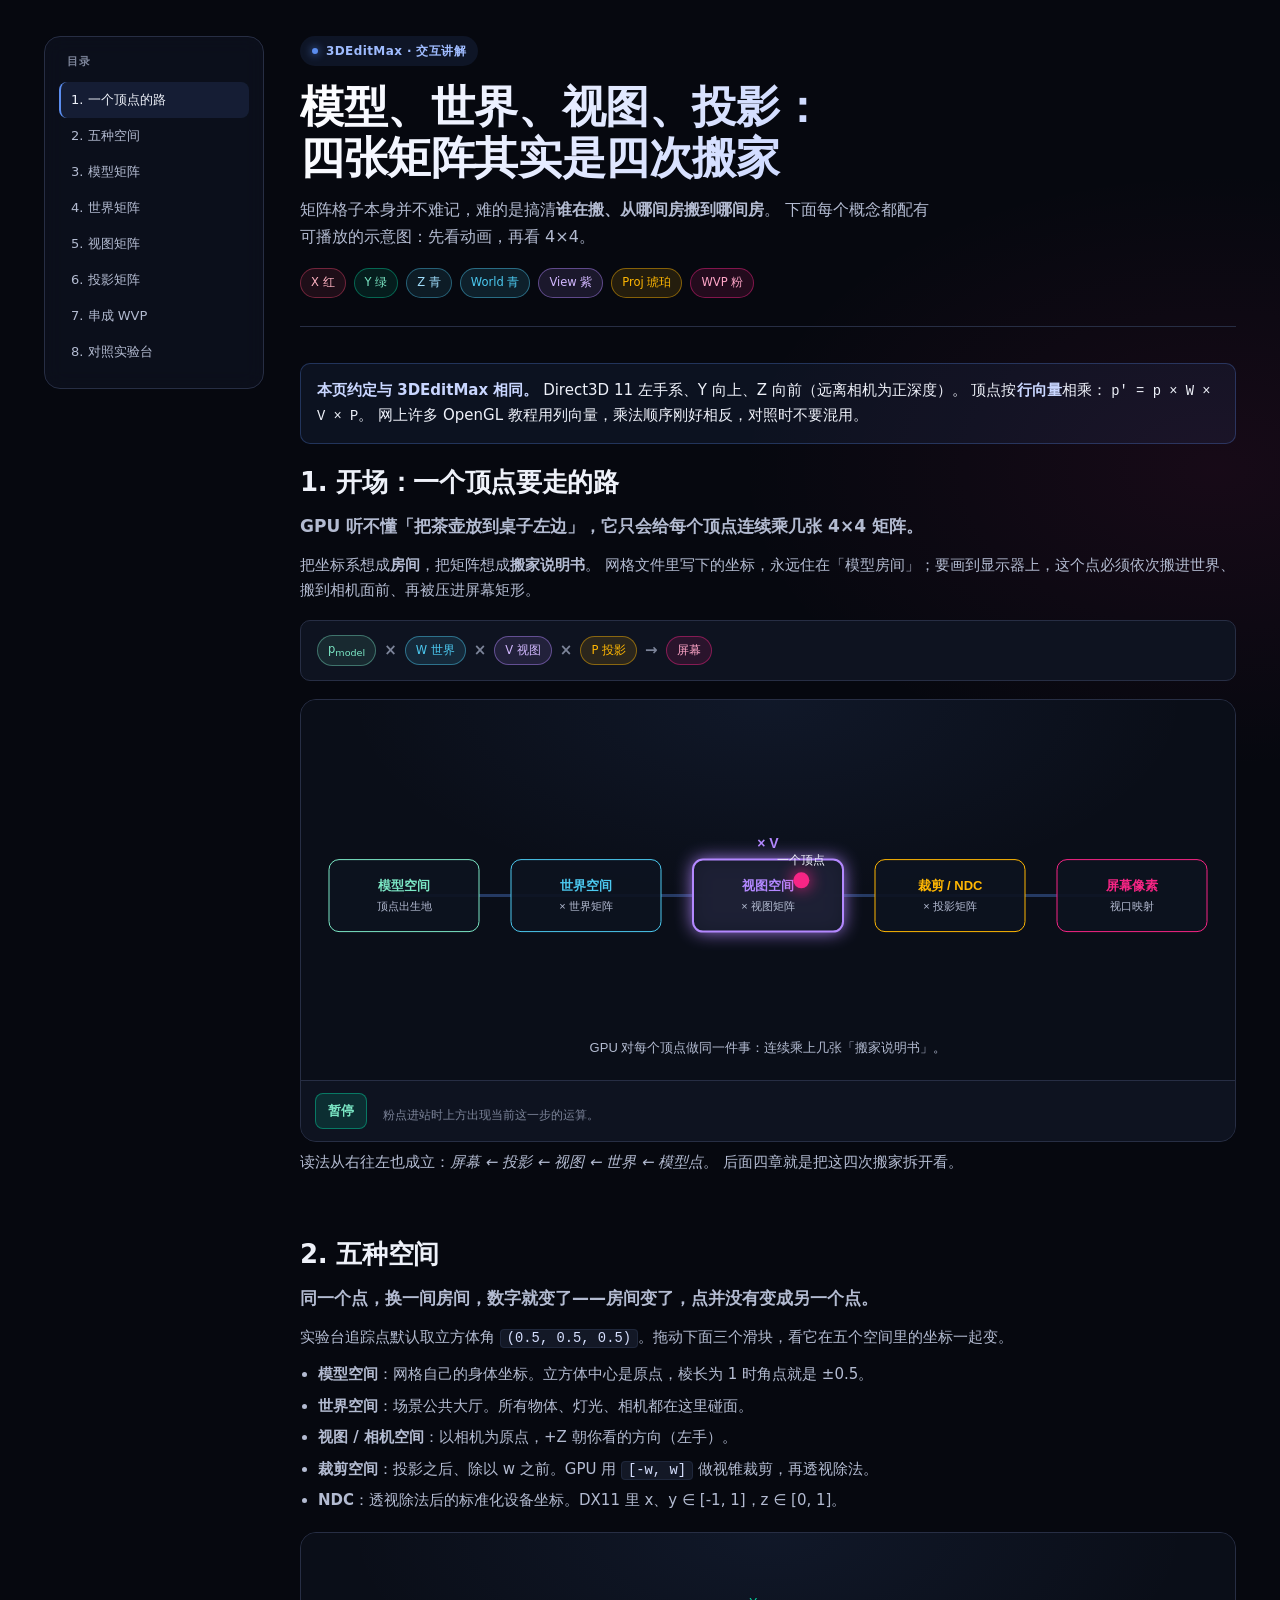
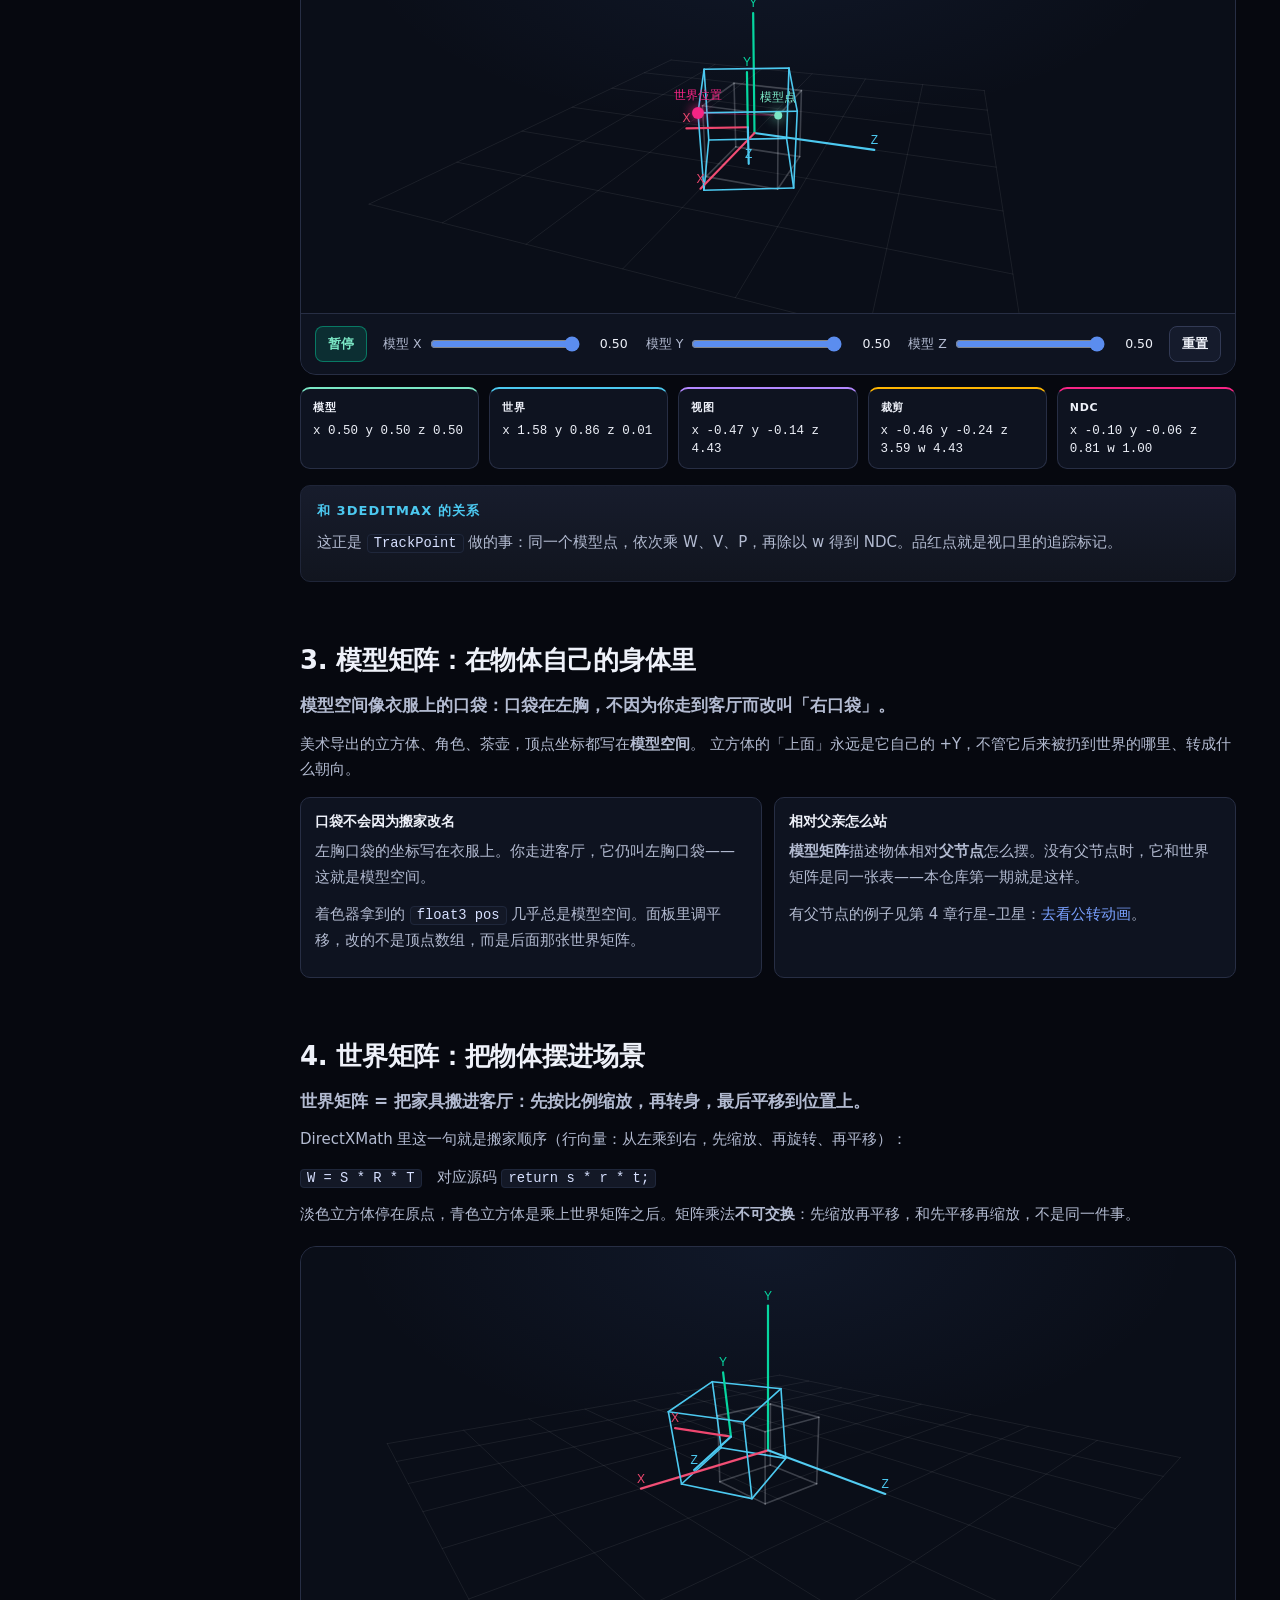
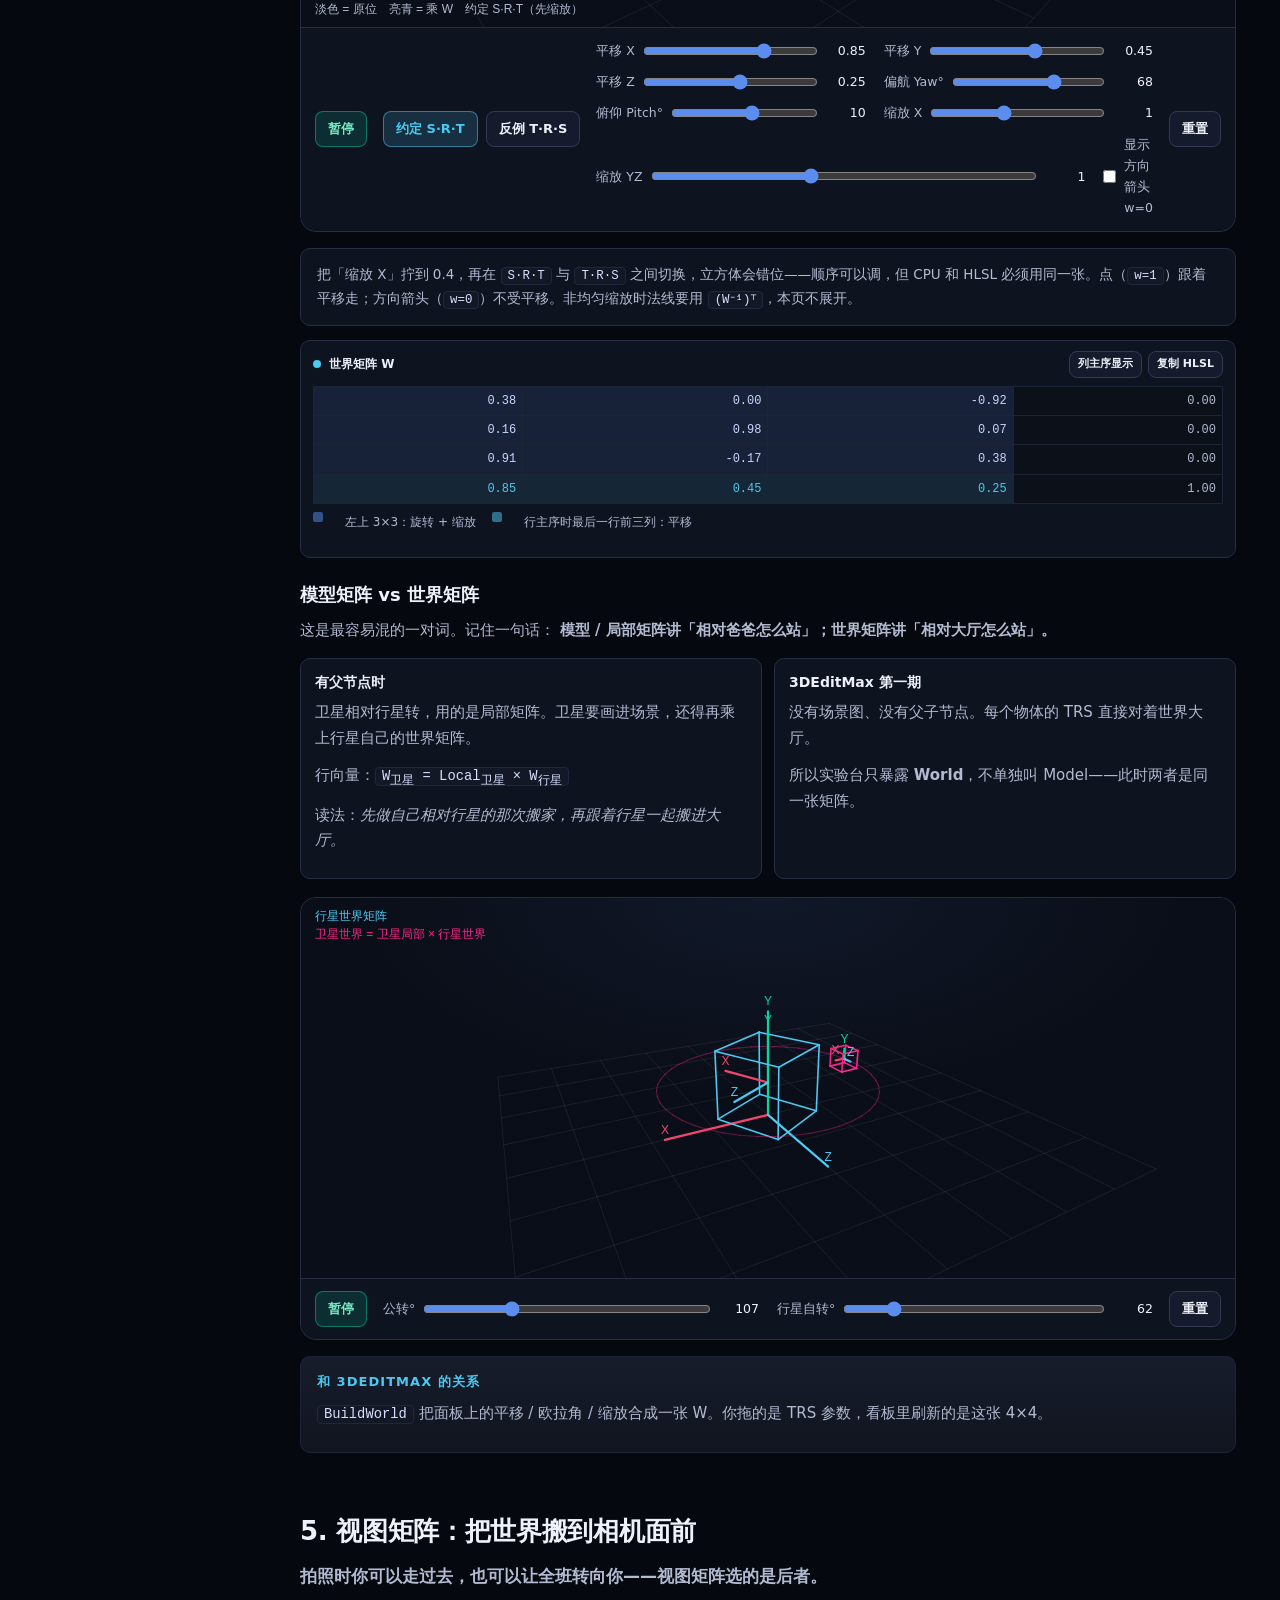
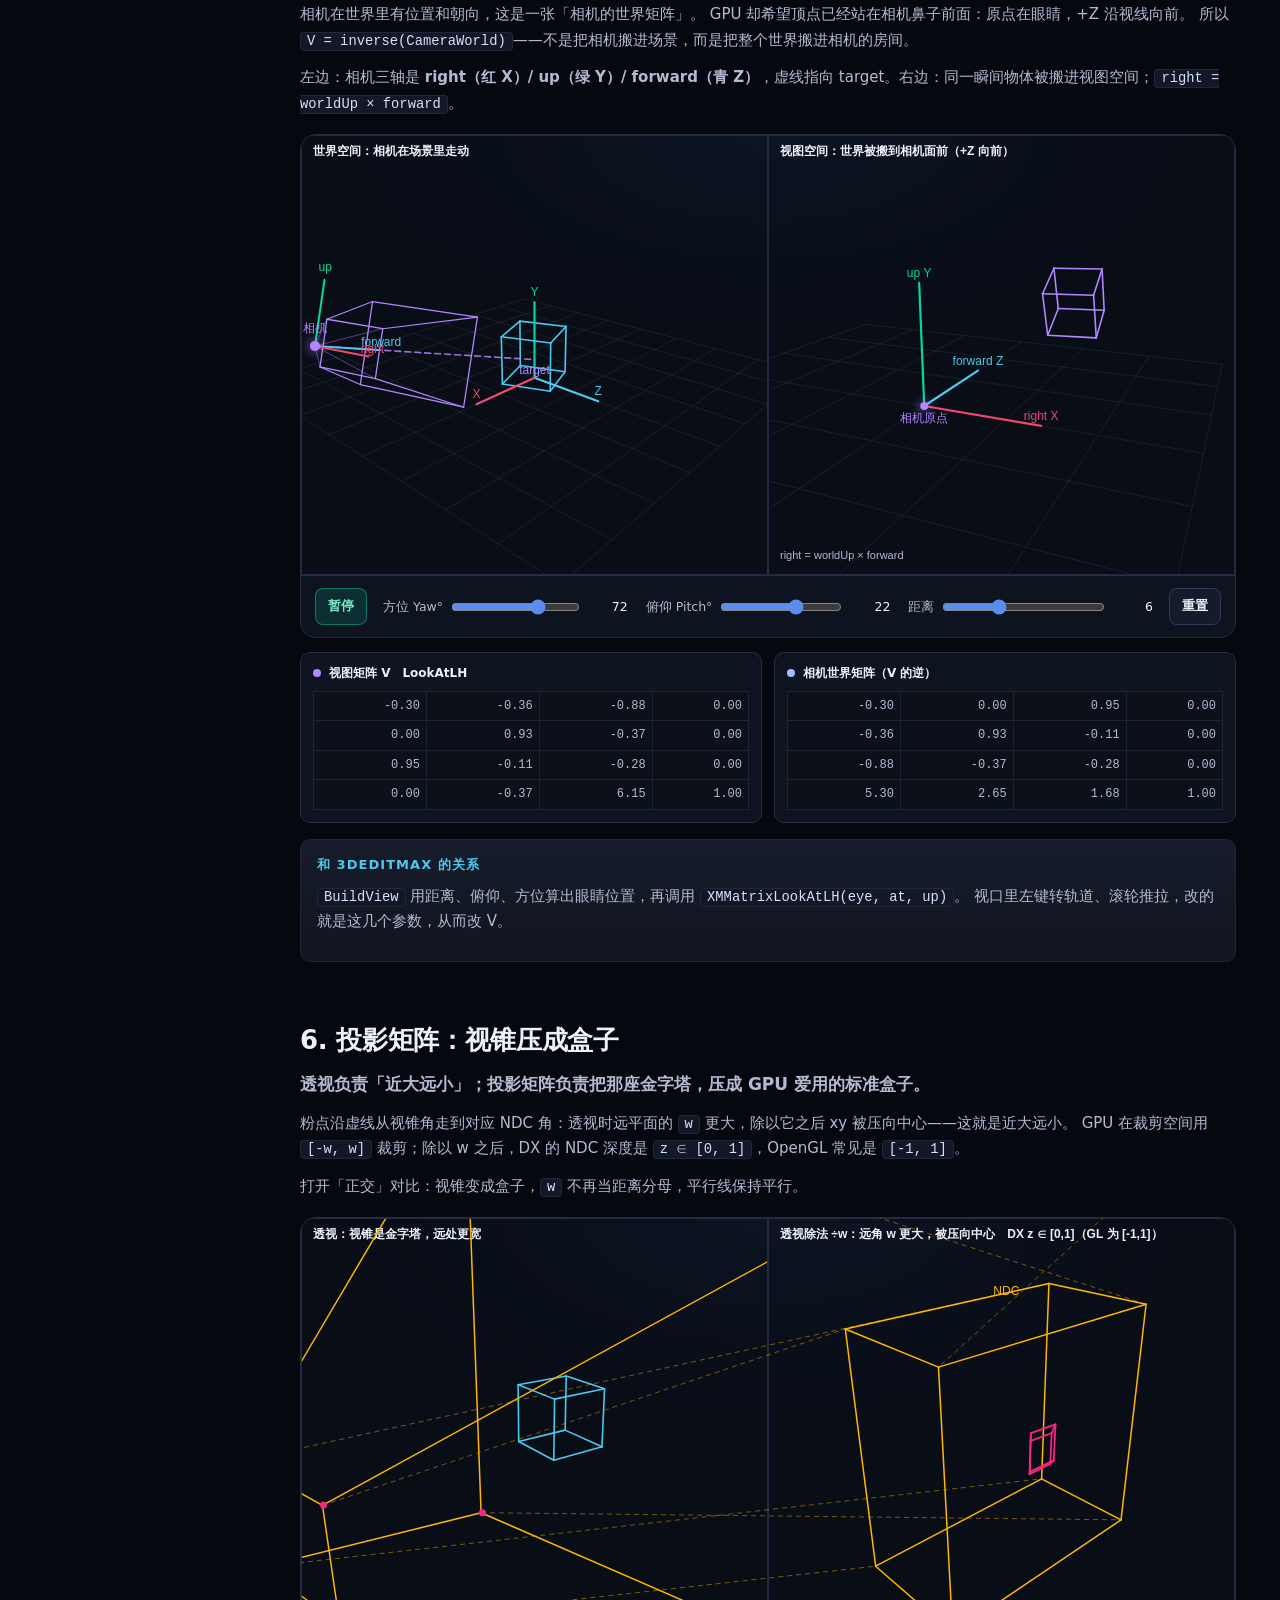
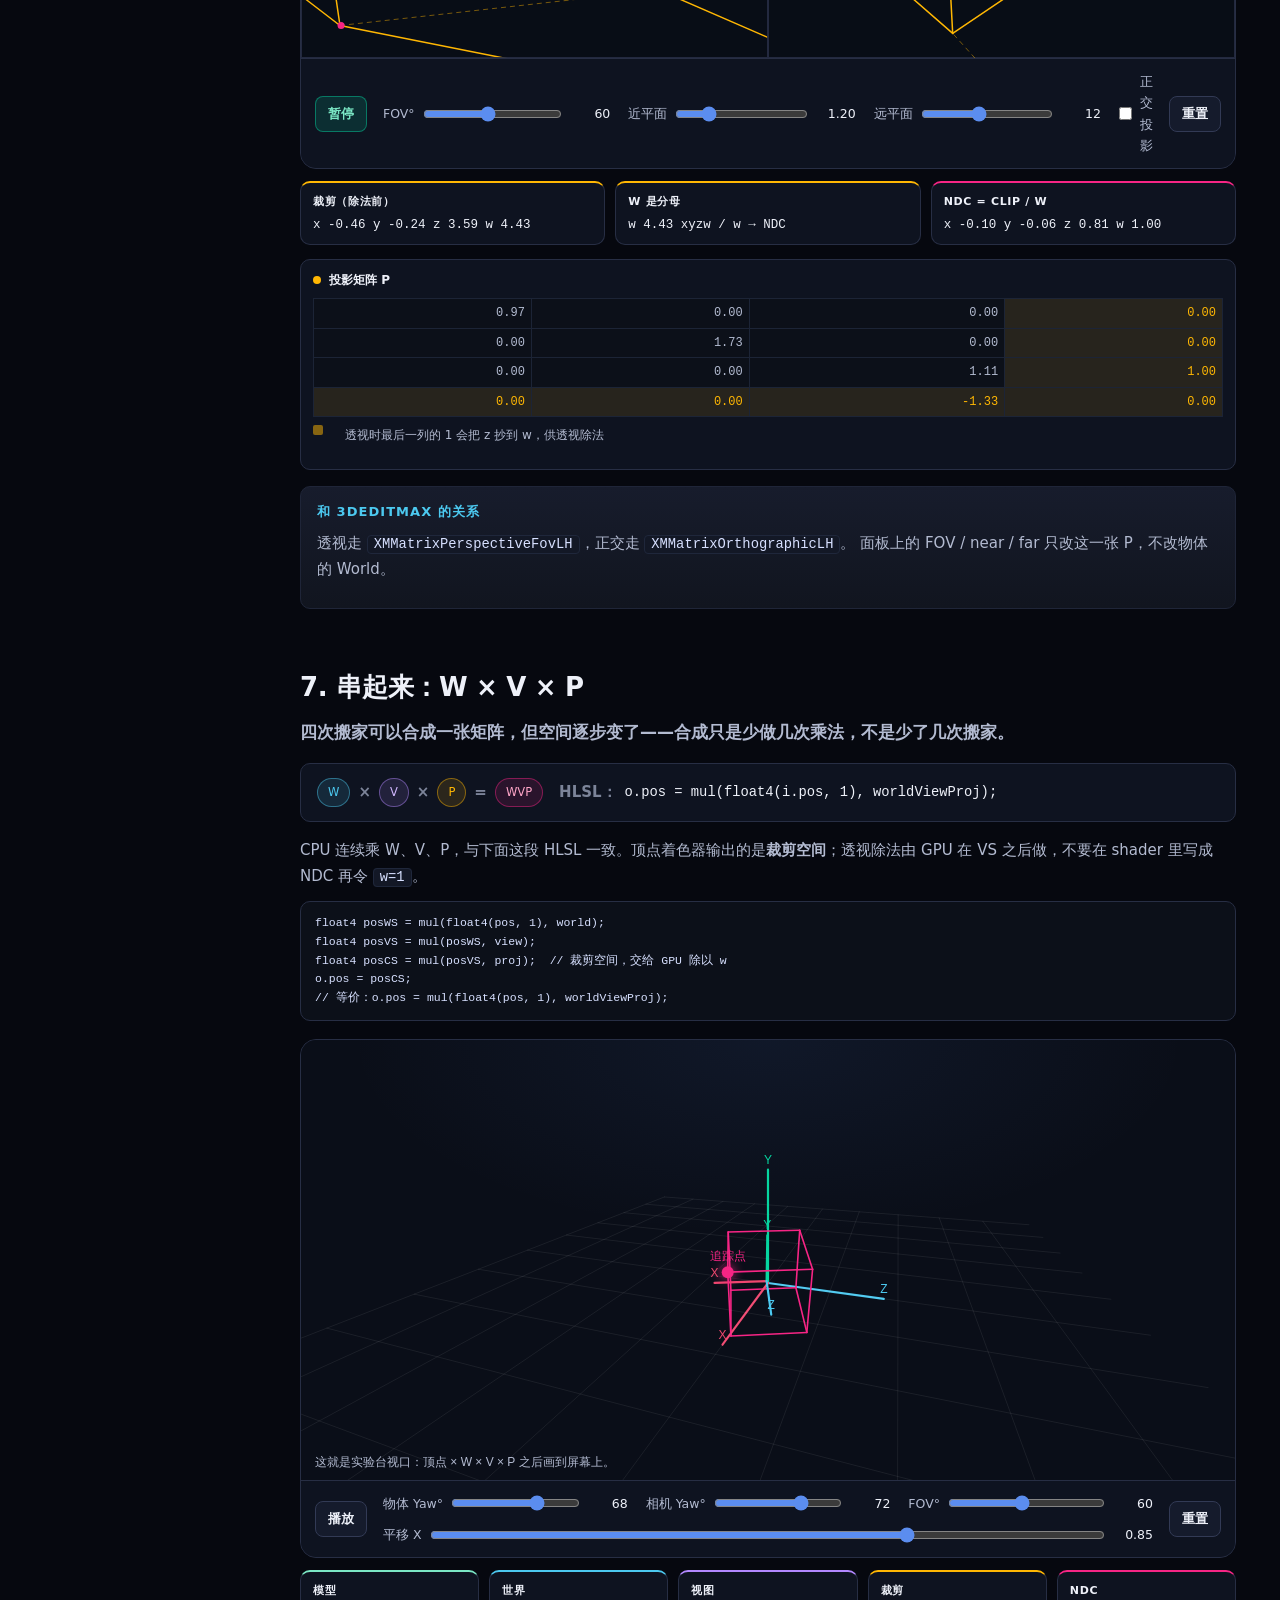
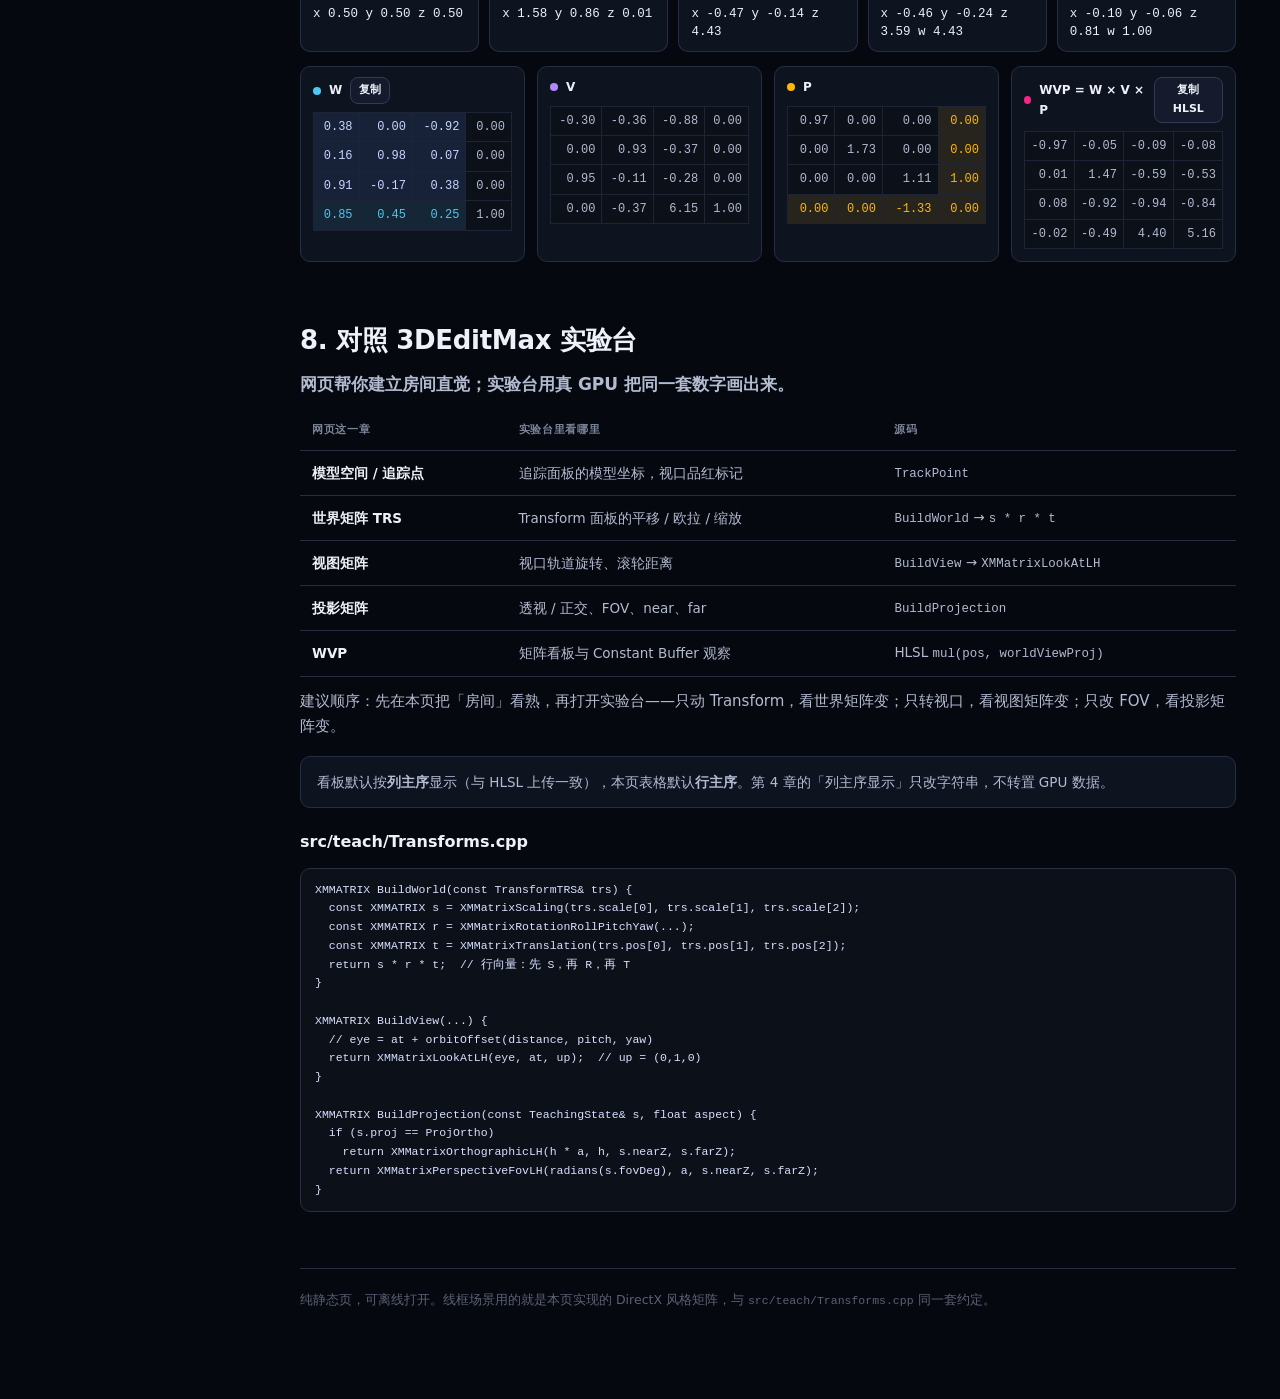
<file: docs/3D变换/index.html>
<!DOCTYPE html>
<html lang="zh-CN">
<head>
  <meta charset="UTF-8" />
  <meta name="viewport" content="width=device-width, initial-scale=1" />
  <title>3D 变换矩阵 · 模型 / 世界 / 视图 / 投影</title>
  <link rel="stylesheet" href="style.css" />
</head>
<body>
  <a class="skip" href="#content">跳到正文</a>
  <div class="page">
    <nav class="toc" aria-label="章节目录">
      <div class="toc-title">目录</div>
      <a href="#intro">1. 一个顶点的路</a>
      <a href="#spaces">2. 五种空间</a>
      <a href="#model">3. 模型矩阵</a>
      <a href="#world">4. 世界矩阵</a>
      <a href="#view">5. 视图矩阵</a>
      <a href="#proj">6. 投影矩阵</a>
      <a href="#wvp">7. 串成 WVP</a>
      <a href="#lab">8. 对照实验台</a>
    </nav>

    <main class="content" id="content">
      <header class="hero">
        <div class="crumbs"><span class="dot"></span> 3DEditMax · 交互讲解</div>
        <h1>模型、世界、视图、投影：<br />四张矩阵其实是四次搬家</h1>
        <p class="lead">
          矩阵格子本身并不难记，难的是搞清<strong>谁在搬、从哪间房搬到哪间房</strong>。
          下面每个概念都配有可播放的示意图：先看动画，再看 4×4。
        </p>
        <div class="meta">
          <span class="chip x">X 红</span>
          <span class="chip y">Y 绿</span>
          <span class="chip z">Z 青</span>
          <span class="chip world">World 青</span>
          <span class="chip view">View 紫</span>
          <span class="chip proj">Proj 琥珀</span>
          <span class="chip mvp">WVP 粉</span>
        </div>
      </header>

      <aside class="callout">
        <strong>本页约定与 3DEditMax 相同。</strong>
        Direct3D 11 左手系、Y 向上、Z 向前（远离相机为正深度）。
        顶点按<strong>行向量</strong>相乘：
        <code>p' = p × W × V × P</code>。
        网上许多 OpenGL 教程用列向量，乘法顺序刚好相反，对照时不要混用。
      </aside>

      <section class="chapter" id="intro">
        <h2>1. 开场：一个顶点要走的路</h2>
        <p class="one-liner">GPU 听不懂「把茶壶放到桌子左边」，它只会给每个顶点连续乘几张 4×4 矩阵。</p>
        <p>
          把坐标系想成<strong>房间</strong>，把矩阵想成<strong>搬家说明书</strong>。
          网格文件里写下的坐标，永远住在「模型房间」；要画到显示器上，这个点必须依次搬进世界、搬到相机面前、再被压进屏幕矩形。
        </p>
        <div class="formula-flow" aria-label="变换顺序">
          <span class="chip model">p<sub>model</sub></span>
          <span class="op">×</span>
          <span class="chip world">W 世界</span>
          <span class="op">×</span>
          <span class="chip view">V 视图</span>
          <span class="op">×</span>
          <span class="chip proj">P 投影</span>
          <span class="op">→</span>
          <span class="chip mvp">屏幕</span>
        </div>
        <figure class="viz" data-viz="pipeline">
          <div class="viz-stage">
            <canvas></canvas>
          </div>
          <figcaption class="viz-bar">
            <button type="button" class="btn play" data-play="pipeline">暂停</button>
            <span class="legend">粉点进站时上方出现当前这一步的运算。</span>
          </figcaption>
        </figure>
        <p>
          读法从右往左也成立：<em>屏幕 ← 投影 ← 视图 ← 世界 ← 模型点</em>。
          后面四章就是把这四次搬家拆开看。
        </p>
      </section>

      <section class="chapter" id="spaces">
        <h2>2. 五种空间</h2>
        <p class="one-liner">同一个点，换一间房间，数字就变了——房间变了，点并没有变成另一个点。</p>
        <p>实验台追踪点默认取立方体角 <code>(0.5, 0.5, 0.5)</code>。拖动下面三个滑块，看它在五个空间里的坐标一起变。</p>
        <ul>
          <li><strong>模型空间</strong>：网格自己的身体坐标。立方体中心是原点，棱长为 1 时角点就是 ±0.5。</li>
          <li><strong>世界空间</strong>：场景公共大厅。所有物体、灯光、相机都在这里碰面。</li>
          <li><strong>视图 / 相机空间</strong>：以相机为原点，+Z 朝你看的方向（左手）。</li>
          <li><strong>裁剪空间</strong>：投影之后、除以 w 之前。GPU 用 <code>[-w, w]</code> 做视锥裁剪，再透视除法。</li>
          <li><strong>NDC</strong>：透视除法后的标准化设备坐标。DX11 里 x、y ∈ [-1, 1]，z ∈ [0, 1]。</li>
        </ul>
        <figure class="viz" data-viz="track">
          <div class="viz-stage">
            <canvas></canvas>
          </div>
          <figcaption class="viz-bar">
            <button type="button" class="btn play" data-play="track">暂停</button>
            <div class="controls">
              <label class="ctrl">模型 X <input type="range" data-bind="px" data-viz="track" min="-0.5" max="0.5" step="0.01" /><output></output></label>
              <label class="ctrl">模型 Y <input type="range" data-bind="py" data-viz="track" min="-0.5" max="0.5" step="0.01" /><output></output></label>
              <label class="ctrl">模型 Z <input type="range" data-bind="pz" data-viz="track" min="-0.5" max="0.5" step="0.01" /><output></output></label>
            </div>
            <button type="button" class="btn" data-reset="track">重置</button>
          </figcaption>
        </figure>
        <div class="cards" id="track-cards">
          <div class="card model"><div class="k">模型</div><div class="v" data-vec="model">—</div></div>
          <div class="card world"><div class="k">世界</div><div class="v" data-vec="world">—</div></div>
          <div class="card view"><div class="k">视图</div><div class="v" data-vec="view">—</div></div>
          <div class="card clip"><div class="k">裁剪</div><div class="v" data-vec="clip">—</div></div>
          <div class="card ndc"><div class="k">NDC</div><div class="v" data-vec="ndc">—</div></div>
        </div>
        <div class="lab-card">
          <h3>和 3DEditMax 的关系</h3>
          <p>这正是 <code>TrackPoint</code> 做的事：同一个模型点，依次乘 W、V、P，再除以 w 得到 NDC。品红点就是视口里的追踪标记。</p>
        </div>
      </section>

      <section class="chapter" id="model">
        <h2>3. 模型矩阵：在物体自己的身体里</h2>
        <p class="one-liner">模型空间像衣服上的口袋：口袋在左胸，不因为你走到客厅而改叫「右口袋」。</p>
        <p>
          美术导出的立方体、角色、茶壶，顶点坐标都写在<strong>模型空间</strong>。
          立方体的「上面」永远是它自己的 +Y，不管它后来被扔到世界的哪里、转成什么朝向。
        </p>
        <div class="compare">
          <div class="col">
            <h3>口袋不会因为搬家改名</h3>
            <p>左胸口袋的坐标写在衣服上。你走进客厅，它仍叫左胸口袋——这就是模型空间。</p>
            <p>着色器拿到的 <code>float3 pos</code> 几乎总是模型空间。面板里调平移，改的不是顶点数组，而是后面那张世界矩阵。</p>
          </div>
          <div class="col">
            <h3>相对父亲怎么站</h3>
            <p><strong>模型矩阵</strong>描述物体相对<strong>父节点</strong>怎么摆。没有父节点时，它和世界矩阵是同一张表——本仓库第一期就是这样。</p>
            <p>有父节点的例子见第 4 章行星–卫星：<a href="#world">去看公转动画</a>。</p>
          </div>
        </div>
      </section>

      <section class="chapter" id="world">
        <h2>4. 世界矩阵：把物体摆进场景</h2>
        <p class="one-liner">世界矩阵 = 把家具搬进客厅：先按比例缩放，再转身，最后平移到位置上。</p>
        <p>
          DirectXMath 里这一句就是搬家顺序（行向量：从左乘到右，先缩放、再旋转、再平移）：
        </p>
        <p><code>W = S * R * T</code>　对应源码 <code>return s * r * t;</code></p>
        <p>淡色立方体停在原点，青色立方体是乘上世界矩阵之后。矩阵乘法<strong>不可交换</strong>：先缩放再平移，和先平移再缩放，不是同一件事。</p>
        <figure class="viz" data-viz="trs">
          <div class="viz-stage">
            <canvas></canvas>
          </div>
          <figcaption class="viz-bar">
            <button type="button" class="btn play" data-play="trs">暂停</button>
            <div class="btn-row">
              <button type="button" class="btn order-btn active" data-order="srt">约定 S·R·T</button>
              <button type="button" class="btn order-btn" data-order="trs">反例 T·R·S</button>
            </div>
            <div class="controls">
              <label class="ctrl">平移 X <input type="range" data-bind="tx" data-viz="trs" min="-2" max="2" step="0.05" /><output></output></label>
              <label class="ctrl">平移 Y <input type="range" data-bind="ty" data-viz="trs" min="-2" max="2" step="0.05" /><output></output></label>
              <label class="ctrl">平移 Z <input type="range" data-bind="tz" data-viz="trs" min="-2" max="2" step="0.05" /><output></output></label>
              <label class="ctrl">偏航 Yaw° <input type="range" data-bind="yaw" data-viz="trs" min="-180" max="180" step="1" /><output></output></label>
              <label class="ctrl">俯仰 Pitch° <input type="range" data-bind="pitch" data-viz="trs" min="-89" max="89" step="1" /><output></output></label>
              <label class="ctrl">缩放 X <input type="range" data-bind="sx" data-viz="trs" min="0.3" max="2" step="0.05" /><output></output></label>
              <label class="ctrl">缩放 YZ <input type="range" data-bind="sy" data-viz="trs" min="0.3" max="2" step="0.05" /><output></output></label>
              <label class="ctrl toggle"><input type="checkbox" data-bind="showDir" data-viz="trs" /> 显示方向箭头 w=0</label>
            </div>
            <button type="button" class="btn" data-reset="trs">重置</button>
          </figcaption>
        </figure>
        <p class="note">把「缩放 X」拧到 0.4，再在 <code>S·R·T</code> 与 <code>T·R·S</code> 之间切换，立方体会错位——顺序可以调，但 CPU 和 HLSL 必须用同一张。点（<code>w=1</code>）跟着平移走；方向箭头（<code>w=0</code>）不受平移。非均匀缩放时法线要用 <code>(W⁻¹)ᵀ</code>，本页不展开。</p>
        <div class="mat-wrap">
          <div class="mat-block">
            <h4>
              <span class="swatch" style="background:var(--world)"></span> 世界矩阵 W
              <span class="mat-actions">
                <button type="button" class="btn btn-tiny" id="toggle-major">列主序显示</button>
                <button type="button" class="btn btn-tiny" data-copy="world">复制 HLSL</button>
              </span>
            </h4>
            <table class="mat" id="mat-world">
              <tbody></tbody>
            </table>
            <p class="legend" style="margin-top:8px">
              <i style="background:rgba(91,141,239,.5)"></i>左上 3×3：旋转 + 缩放
              <i style="background:rgba(76,201,240,.5)"></i>行主序时最后一行前三列：平移
            </p>
          </div>
        </div>

        <h3 style="font-size:18px;margin:22px 0 8px">模型矩阵 vs 世界矩阵</h3>
        <p>
          这是最容易混的一对词。记住一句话：
          <strong>模型 / 局部矩阵讲「相对爸爸怎么站」；世界矩阵讲「相对大厅怎么站」。</strong>
        </p>
        <div class="compare">
          <div class="col">
            <h3>有父节点时</h3>
            <p>卫星相对行星转，用的是局部矩阵。卫星要画进场景，还得再乘上行星自己的世界矩阵。</p>
            <p>行向量：<code>W<sub>卫星</sub> = Local<sub>卫星</sub> × W<sub>行星</sub></code></p>
            <p>读法：<em>先做自己相对行星的那次搬家，再跟着行星一起搬进大厅。</em></p>
          </div>
          <div class="col">
            <h3>3DEditMax 第一期</h3>
            <p>没有场景图、没有父子节点。每个物体的 TRS 直接对着世界大厅。</p>
            <p>所以实验台只暴露 <strong>World</strong>，不单独叫 Model——此时两者是同一张矩阵。</p>
          </div>
        </div>
        <figure class="viz" data-viz="parent">
          <div class="viz-stage">
            <canvas></canvas>
          </div>
          <figcaption class="viz-bar">
            <button type="button" class="btn play" data-play="parent">暂停</button>
            <div class="controls">
              <label class="ctrl">公转° <input type="range" data-bind="orbit" data-viz="parent" min="0" max="360" step="1" /><output></output></label>
              <label class="ctrl">行星自转° <input type="range" data-bind="spin" data-viz="parent" min="0" max="360" step="1" /><output></output></label>
            </div>
            <button type="button" class="btn" data-reset="parent">重置</button>
          </figcaption>
        </figure>
        <div class="lab-card">
          <h3>和 3DEditMax 的关系</h3>
          <p><code>BuildWorld</code> 把面板上的平移 / 欧拉角 / 缩放合成一张 W。你拖的是 TRS 参数，看板里刷新的是这张 4×4。</p>
        </div>
      </section>

      <section class="chapter" id="view">
        <h2>5. 视图矩阵：把世界搬到相机面前</h2>
        <p class="one-liner">拍照时你可以走过去，也可以让全班转向你——视图矩阵选的是后者。</p>
        <p>
          相机在世界里有位置和朝向，这是一张「相机的世界矩阵」。
          GPU 却希望顶点已经站在相机鼻子前面：原点在眼睛，+Z 沿视线向前。
          所以 <code>V = inverse(CameraWorld)</code>——不是把相机搬进场景，而是把整个世界搬进相机的房间。
        </p>
        <p>左边：相机三轴是 <strong>right（红 X）/ up（绿 Y）/ forward（青 Z）</strong>，虚线指向 target。右边：同一瞬间物体被搬进视图空间；<code>right = worldUp × forward</code>。</p>
        <figure class="viz" data-viz="camera">
          <div class="viz-stage tall">
            <canvas></canvas>
          </div>
          <figcaption class="viz-bar">
            <button type="button" class="btn play" data-play="camera">暂停</button>
            <div class="controls">
              <label class="ctrl">方位 Yaw° <input type="range" data-bind="cyaw" data-viz="camera" min="-180" max="180" step="1" /><output></output></label>
              <label class="ctrl">俯仰 Pitch° <input type="range" data-bind="cpitch" data-viz="camera" min="-80" max="80" step="1" /><output></output></label>
              <label class="ctrl">距离 <input type="range" data-bind="dist" data-viz="camera" min="3" max="12" step="0.1" /><output></output></label>
            </div>
            <button type="button" class="btn" data-reset="camera">重置</button>
          </figcaption>
        </figure>
        <div class="mat-wrap">
          <div class="mat-block">
            <h4><span class="swatch" style="background:var(--view)"></span> 视图矩阵 V　LookAtLH</h4>
            <table class="mat" id="mat-view"><tbody></tbody></table>
          </div>
          <div class="mat-block">
            <h4><span class="swatch" style="background:#9fbcff"></span> 相机世界矩阵（V 的逆）</h4>
            <table class="mat" id="mat-camworld"><tbody></tbody></table>
          </div>
        </div>
        <div class="lab-card">
          <h3>和 3DEditMax 的关系</h3>
          <p>
            <code>BuildView</code> 用距离、俯仰、方位算出眼睛位置，再调用 <code>XMMatrixLookAtLH(eye, at, up)</code>。
            视口里左键转轨道、滚轮推拉，改的就是这几个参数，从而改 V。
          </p>
        </div>
      </section>

      <section class="chapter" id="proj">
        <h2>6. 投影矩阵：视锥压成盒子</h2>
        <p class="one-liner">透视负责「近大远小」；投影矩阵负责把那座金字塔，压成 GPU 爱用的标准盒子。</p>
        <p>
          粉点沿虚线从视锥角走到对应 NDC 角：透视时远平面的 <code>w</code> 更大，除以它之后 xy 被压向中心——这就是近大远小。
          GPU 在裁剪空间用 <code>[-w, w]</code> 裁剪；除以 w 之后，DX 的 NDC 深度是 <code>z ∈ [0, 1]</code>，OpenGL 常见是 <code>[-1, 1]</code>。
        </p>
        <p>打开「正交」对比：视锥变成盒子，<code>w</code> 不再当距离分母，平行线保持平行。</p>
        <figure class="viz" data-viz="frustum">
          <div class="viz-stage tall">
            <canvas></canvas>
          </div>
          <figcaption class="viz-bar">
            <button type="button" class="btn play" data-play="frustum">暂停</button>
            <div class="controls">
              <label class="ctrl">FOV° <input type="range" data-bind="fov" data-viz="frustum" min="25" max="100" step="1" /><output></output></label>
              <label class="ctrl">近平面 <input type="range" data-bind="near" data-viz="frustum" min="0.4" max="4" step="0.1" /><output></output></label>
              <label class="ctrl">远平面 <input type="range" data-bind="far" data-viz="frustum" min="6" max="20" step="0.5" /><output></output></label>
              <label class="ctrl toggle"><input type="checkbox" data-bind="ortho" data-viz="frustum" /> 正交投影</label>
            </div>
            <button type="button" class="btn" data-reset="frustum">重置</button>
          </figcaption>
        </figure>
        <div class="cards" id="proj-cards">
          <div class="card clip"><div class="k">裁剪（除法前）</div><div class="v" id="proj-clip">—</div></div>
          <div class="card proj"><div class="k">w 是分母</div><div class="v" id="proj-w">—</div></div>
          <div class="card ndc"><div class="k">NDC = clip / w</div><div class="v" id="proj-ndc">—</div></div>
        </div>
        <div class="mat-wrap">
          <div class="mat-block">
            <h4><span class="swatch" style="background:var(--proj)"></span> 投影矩阵 P</h4>
            <table class="mat" id="mat-proj"><tbody></tbody></table>
            <p class="legend" style="margin-top:8px">
              <i style="background:rgba(255,183,3,.5)"></i>透视时最后一列的 1 会把 z 抄到 w，供透视除法
            </p>
          </div>
        </div>
        <div class="lab-card">
          <h3>和 3DEditMax 的关系</h3>
          <p>
            透视走 <code>XMMatrixPerspectiveFovLH</code>，正交走 <code>XMMatrixOrthographicLH</code>。
            面板上的 FOV / near / far 只改这一张 P，不改物体的 World。
          </p>
        </div>
      </section>

      <section class="chapter" id="wvp">
        <h2>7. 串起来：W × V × P</h2>
        <p class="one-liner">四次搬家可以合成一张矩阵，但空间逐步变了——合成只是少做几次乘法，不是少了几次搬家。</p>
        <div class="formula-flow">
          <span class="chip world">W</span>
          <span class="op">×</span>
          <span class="chip view">V</span>
          <span class="op">×</span>
          <span class="chip proj">P</span>
          <span class="op">=</span>
          <span class="chip mvp">WVP</span>
          <span class="op" style="margin-left:8px">HLSL：</span>
          <code>o.pos = mul(float4(i.pos, 1), worldViewProj);</code>
        </div>
        <p>
          CPU 连续乘 W、V、P，与下面这段 HLSL 一致。顶点着色器输出的是<strong>裁剪空间</strong>；透视除法由 GPU 在 VS 之后做，不要在 shader 里写成 NDC 再令 <code>w=1</code>。
        </p>
        <pre class="code"><code>float4 posWS = mul(float4(pos, 1), world);
float4 posVS = mul(posWS, view);
float4 posCS = mul(posVS, proj);  // 裁剪空间，交给 GPU 除以 w
o.pos = posCS;
// 等价：o.pos = mul(float4(pos, 1), worldViewProj);</code></pre>
        <figure class="viz" data-viz="wvp">
          <div class="viz-stage tall">
            <canvas></canvas>
          </div>
          <figcaption class="viz-bar">
            <button type="button" class="btn play" data-play="wvp">播放</button>
            <div class="controls">
              <label class="ctrl">物体 Yaw° <input type="range" data-bind="yaw" data-viz="wvp" min="-180" max="180" step="1" /><output></output></label>
              <label class="ctrl">相机 Yaw° <input type="range" data-bind="cyaw" data-viz="wvp" min="-180" max="180" step="1" /><output></output></label>
              <label class="ctrl">FOV° <input type="range" data-bind="fov" data-viz="wvp" min="25" max="100" step="1" /><output></output></label>
              <label class="ctrl">平移 X <input type="range" data-bind="tx" data-viz="wvp" min="-2" max="2" step="0.05" /><output></output></label>
            </div>
            <button type="button" class="btn" data-reset="wvp">重置</button>
          </figcaption>
        </figure>
        <div class="cards" id="wvp-cards">
          <div class="card model"><div class="k">模型</div><div class="v" data-vec="model">—</div></div>
          <div class="card world"><div class="k">世界</div><div class="v" data-vec="world">—</div></div>
          <div class="card view"><div class="k">视图</div><div class="v" data-vec="view">—</div></div>
          <div class="card clip"><div class="k">裁剪</div><div class="v" data-vec="clip">—</div></div>
          <div class="card ndc"><div class="k">NDC</div><div class="v" data-vec="ndc">—</div></div>
        </div>
        <div class="mat-wrap">
          <div class="mat-block">
            <h4><span class="swatch" style="background:var(--world)"></span> W <button type="button" class="btn btn-tiny" data-copy="wvpW">复制</button></h4>
            <table class="mat" id="mat-wvp-w"><tbody></tbody></table>
          </div>
          <div class="mat-block">
            <h4><span class="swatch" style="background:var(--view)"></span> V</h4>
            <table class="mat" id="mat-wvp-v"><tbody></tbody></table>
          </div>
          <div class="mat-block">
            <h4><span class="swatch" style="background:var(--proj)"></span> P</h4>
            <table class="mat" id="mat-wvp-p"><tbody></tbody></table>
          </div>
          <div class="mat-block">
            <h4><span class="swatch" style="background:var(--mvp)"></span> WVP = W × V × P <button type="button" class="btn btn-tiny" data-copy="wvp">复制 HLSL</button></h4>
            <table class="mat" id="mat-wvp"><tbody></tbody></table>
          </div>
        </div>
      </section>

      <section class="chapter" id="lab">
        <h2>8. 对照 3DEditMax 实验台</h2>
        <p class="one-liner">网页帮你建立房间直觉；实验台用真 GPU 把同一套数字画出来。</p>
        <table class="bridge">
          <thead>
            <tr>
              <th>网页这一章</th>
              <th>实验台里看哪里</th>
              <th>源码</th>
            </tr>
          </thead>
          <tbody>
            <tr>
              <td>模型空间 / 追踪点</td>
              <td>追踪面板的模型坐标，视口品红标记</td>
              <td><code>TrackPoint</code></td>
            </tr>
            <tr>
              <td>世界矩阵 TRS</td>
              <td>Transform 面板的平移 / 欧拉 / 缩放</td>
              <td><code>BuildWorld</code> → <code>s * r * t</code></td>
            </tr>
            <tr>
              <td>视图矩阵</td>
              <td>视口轨道旋转、滚轮距离</td>
              <td><code>BuildView</code> → <code>XMMatrixLookAtLH</code></td>
            </tr>
            <tr>
              <td>投影矩阵</td>
              <td>透视 / 正交、FOV、near、far</td>
              <td><code>BuildProjection</code></td>
            </tr>
            <tr>
              <td>WVP</td>
              <td>矩阵看板与 Constant Buffer 观察</td>
              <td>HLSL <code>mul(pos, worldViewProj)</code></td>
            </tr>
          </tbody>
        </table>
        <p>建议顺序：先在本页把「房间」看熟，再打开实验台——只动 Transform，看世界矩阵变；只转视口，看视图矩阵变；只改 FOV，看投影矩阵变。</p>
        <div class="note">
          看板默认按<strong>列主序</strong>显示（与 HLSL 上传一致），本页表格默认<strong>行主序</strong>。第 4 章的「列主序显示」只改字符串，不转置 GPU 数据。
        </div>
        <h3 style="font-size:16px;margin:20px 0 8px">src/teach/Transforms.cpp</h3>
        <pre class="code"><code>XMMATRIX BuildWorld(const TransformTRS&amp; trs) {
  const XMMATRIX s = XMMatrixScaling(trs.scale[0], trs.scale[1], trs.scale[2]);
  const XMMATRIX r = XMMatrixRotationRollPitchYaw(...);
  const XMMATRIX t = XMMatrixTranslation(trs.pos[0], trs.pos[1], trs.pos[2]);
  return s * r * t;  // 行向量：先 S，再 R，再 T
}

XMMATRIX BuildView(...) {
  // eye = at + orbitOffset(distance, pitch, yaw)
  return XMMatrixLookAtLH(eye, at, up);  // up = (0,1,0)
}

XMMATRIX BuildProjection(const TeachingState&amp; s, float aspect) {
  if (s.proj == ProjOrtho)
    return XMMatrixOrthographicLH(h * a, h, s.nearZ, s.farZ);
  return XMMatrixPerspectiveFovLH(radians(s.fovDeg), a, s.nearZ, s.farZ);
}</code></pre>
      </section>

      <footer class="page-foot">
        纯静态页，可离线打开。线框场景用的就是本页实现的 DirectX 风格矩阵，与 <code>src/teach/Transforms.cpp</code> 同一套约定。
      </footer>
    </main>
  </div>
  <script src="math.js"></script>
  <script src="viz.js"></script>
  <script src="app.js"></script>
</body>
</html>
</file>
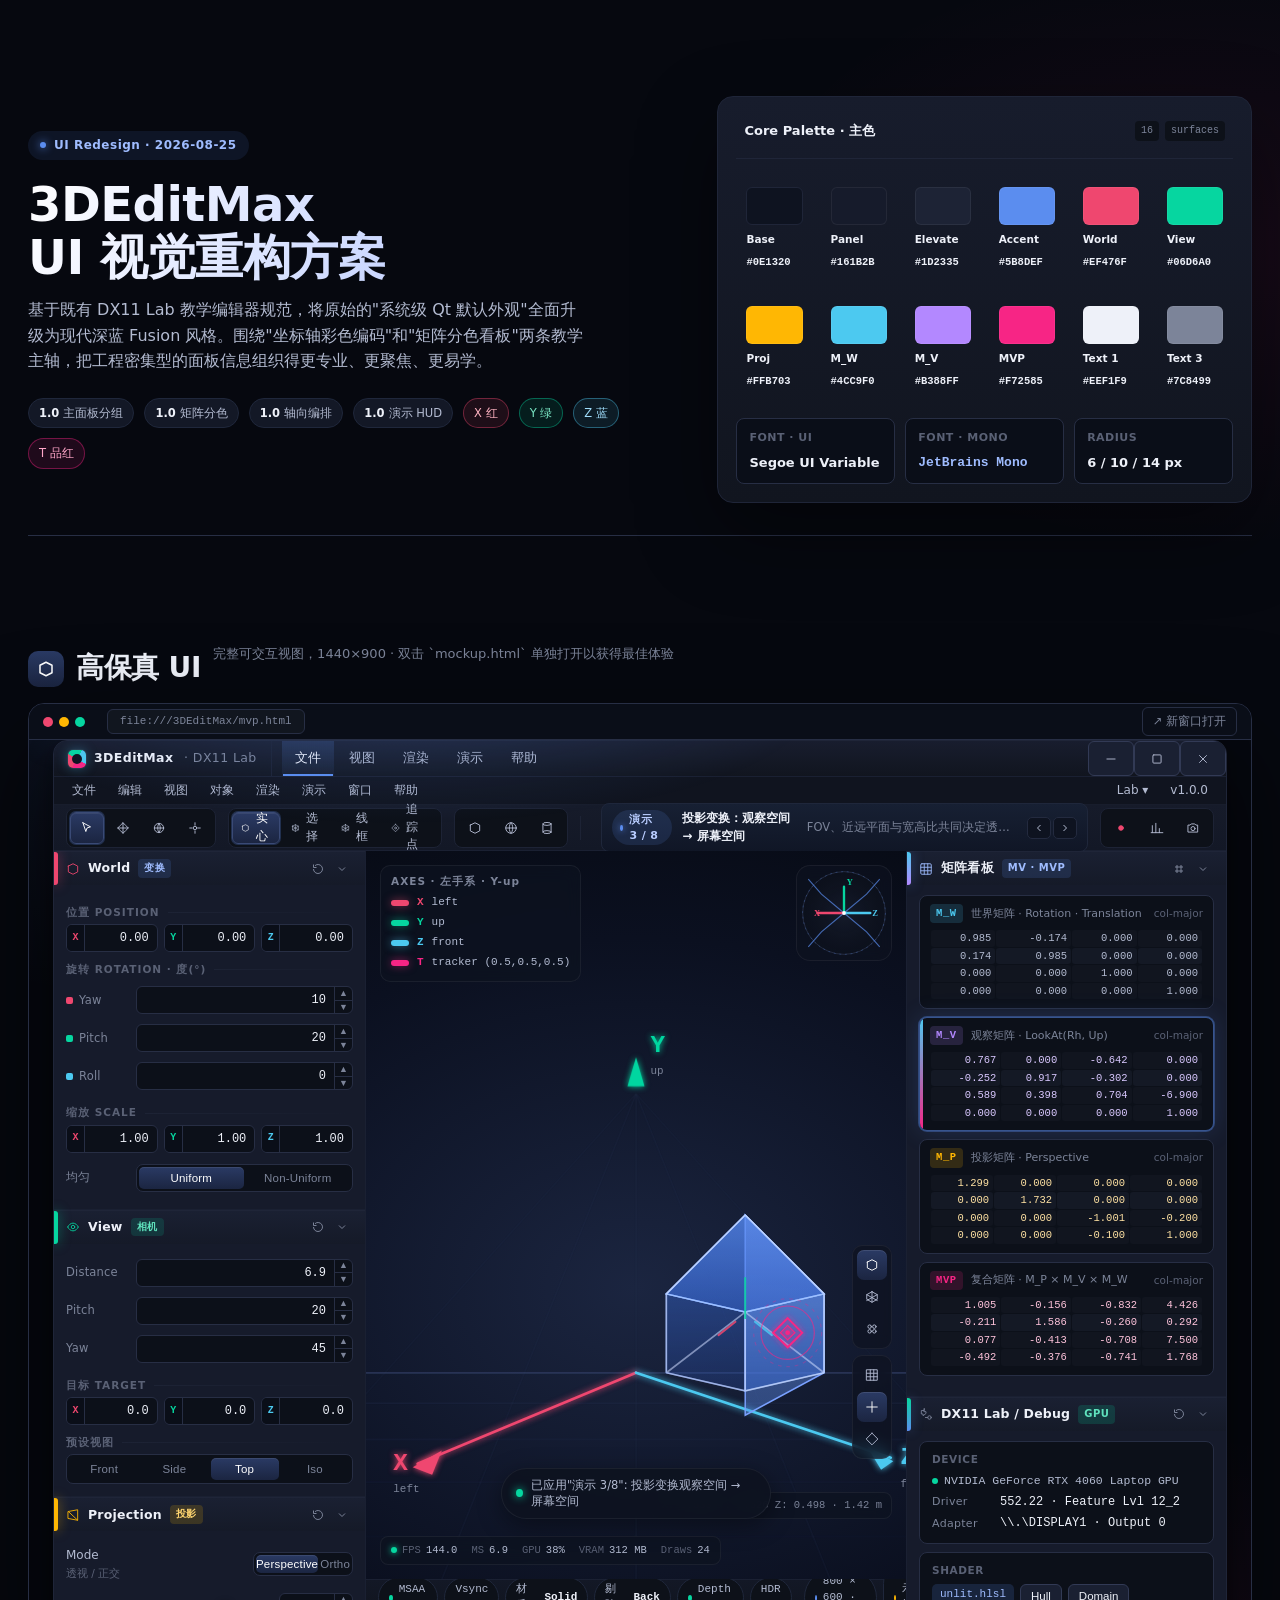
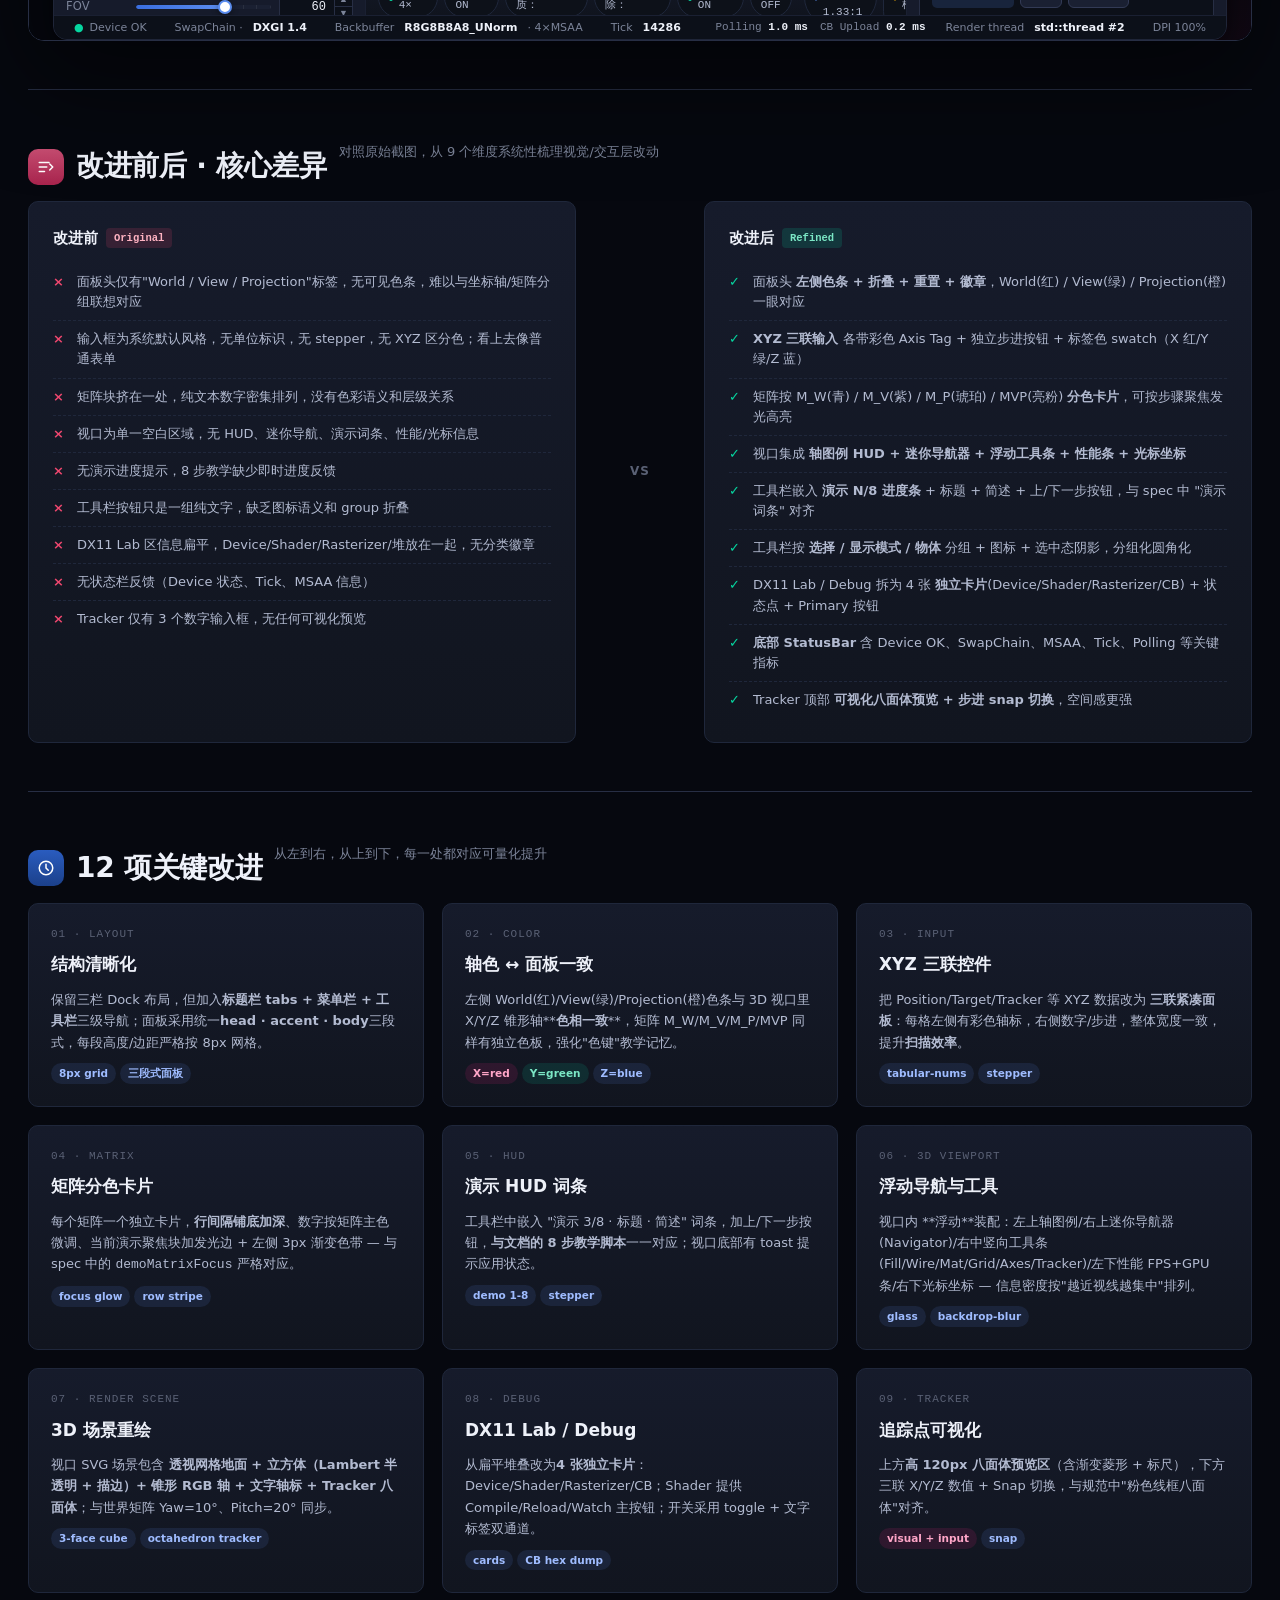
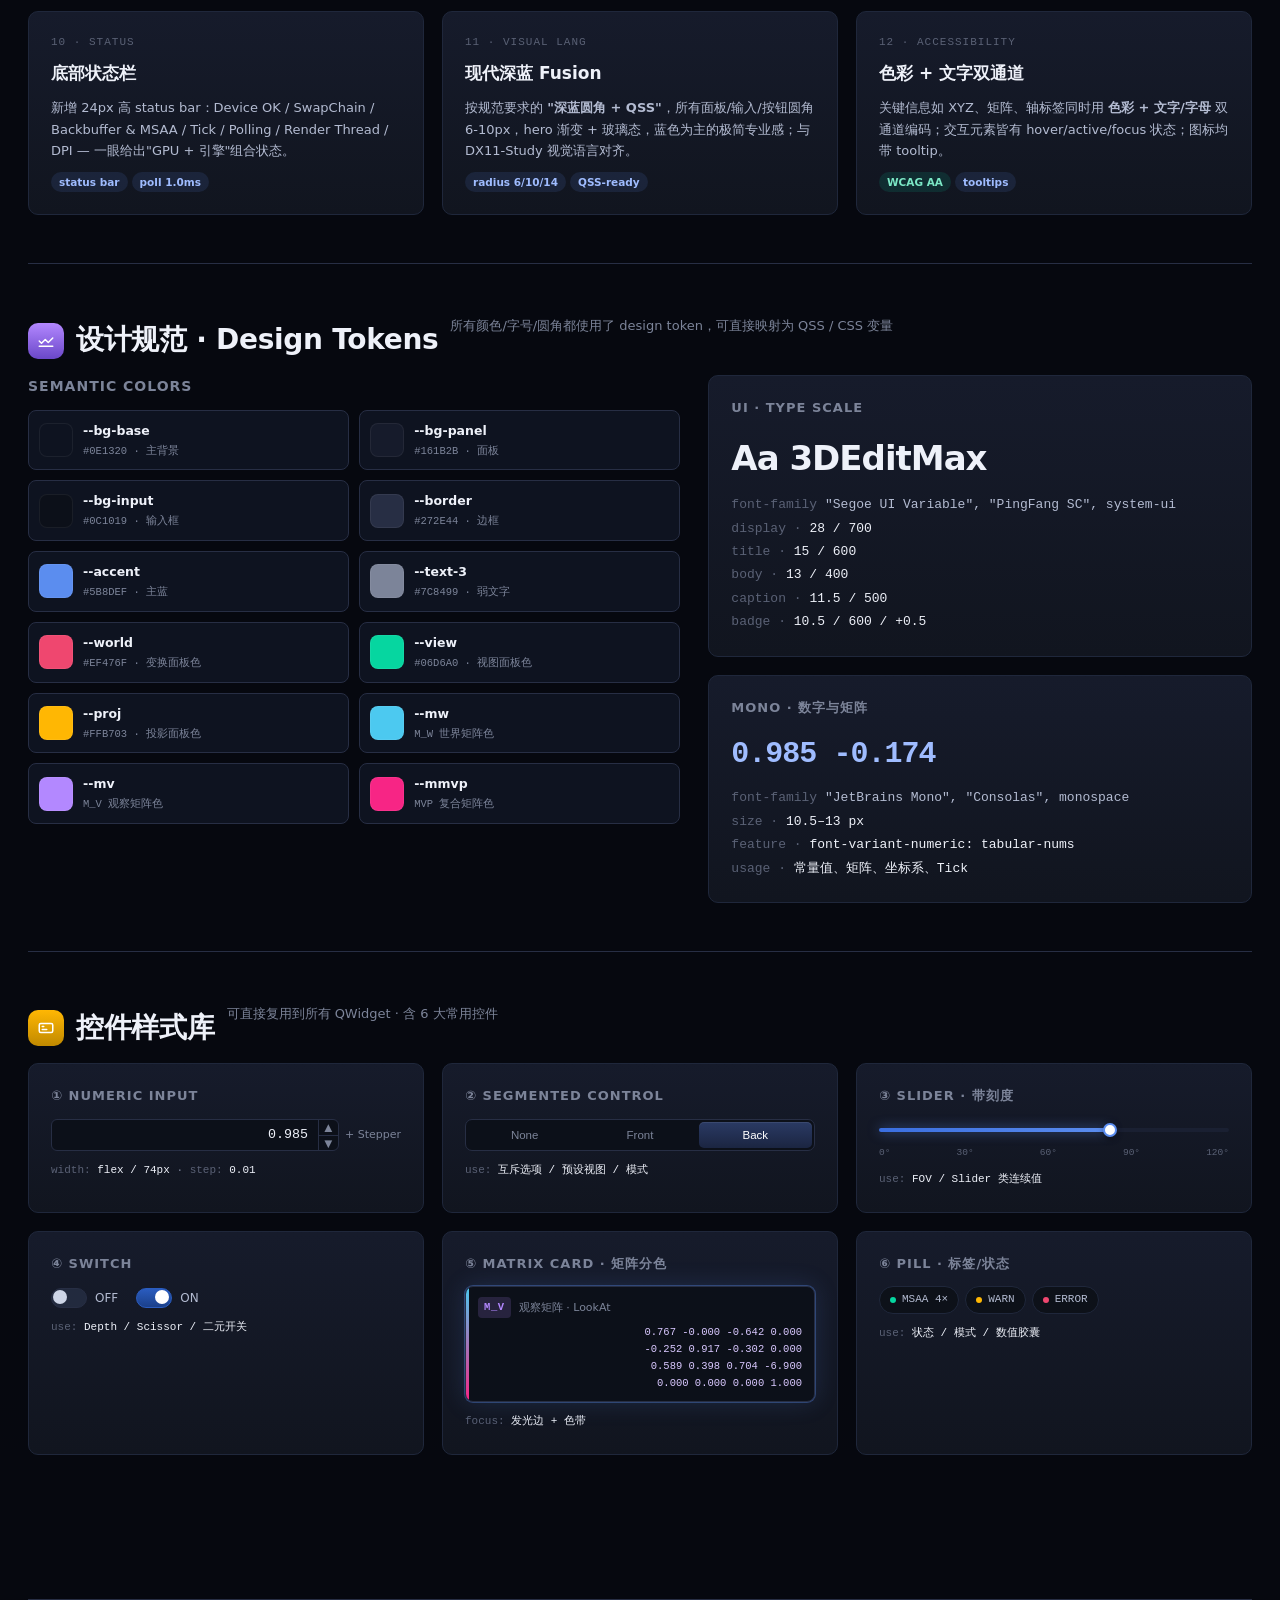
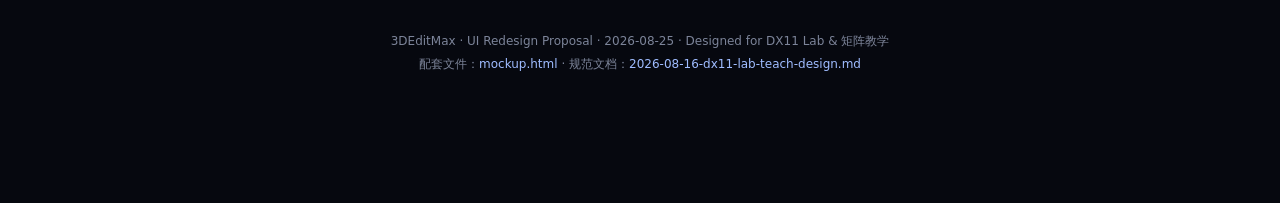
<file: docs/ui/design/index.html>
<!DOCTYPE html>
<html lang="zh-CN">
<head>
<meta charset="UTF-8" />
<meta name="viewport" content="width=device-width, initial-scale=1" />
<title>3DEditMax · UI 设计改进方案</title>
<style>
  :root{
    --bg:#06080f;
    --bg-1:#0e1320;
    --bg-2:#161b2b;
    --bg-3:#1d2335;
    --bg-input:#0c1019;

    --border:#272e44;
    --border-light:#323a55;

    --text-1:#eef1f9;
    --text-2:#b3bbd1;
    --text-3:#7c8499;
    --text-4:#5a6175;

    --accent:#5b8def;
    --accent-2:#7aa1ff;

    --world:#ef476f;
    --view:#06d6a0;
    --proj:#ffb703;

    --x:#ef476f;
    --y:#06d6a0;
    --z:#4cc9f0;
    --tracker:#f72585;

    --mw:#4cc9f0;
    --mv:#b388ff;
    --mp:#ffb703;
    --mmvp:#f72585;

    --radius-sm:6px;
    --radius:10px;
    --radius-lg:16px;
  }

  *{box-sizing:border-box;margin:0;padding:0}
  html,body{background:var(--bg);color:var(--text-1);font-family:"Segoe UI Variable","Segoe UI","PingFang SC","Microsoft YaHei",system-ui,sans-serif;font-size:14px;line-height:1.6;-webkit-font-smoothing:antialiased}
  body{
    background:
      radial-gradient(900px 600px at 15% -10%, rgba(91,141,239,.10), transparent 60%),
      radial-gradient(800px 500px at 95% 5%, rgba(247,37,133,.07), transparent 60%),
      var(--bg);
    min-height:100vh;
  }
  .container{max-width:1280px;margin:0 auto;padding:48px 28px 96px}

  /* === Header === */
  .hero{
    display:grid;grid-template-columns:1.2fr 1fr;gap:48px;align-items:center;
    padding:48px 0 32px;border-bottom:1px solid var(--border);
    margin-bottom:56px;
  }
  .hero .crumbs{display:inline-flex;align-items:center;gap:8px;padding:5px 12px;border-radius:999px;background:rgba(91,141,239,.10);color:#9fbcff;font-size:12px;font-weight:600;letter-spacing:.5px;margin-bottom:18px}
  .hero .crumbs .dot{width:6px;height:6px;border-radius:50%;background:var(--accent);box-shadow:0 0 8px var(--accent)}
  .hero h1{
    font-size:48px;line-height:1.1;font-weight:700;letter-spacing:-.5px;margin-bottom:14px;
    background:linear-gradient(120deg,#fff 0%,#c9d6ff 60%,#b6c8ff 100%);
    -webkit-background-clip:text;background-clip:text;color:transparent;
  }
  .hero .lead{color:var(--text-2);font-size:16px;max-width:560px;margin-bottom:24px}
  .hero .meta{display:flex;gap:10px;flex-wrap:wrap;margin-top:20px}
  .chip{padding:5px 10px;border-radius:999px;background:#131826;border:1px solid #1f273b;font-size:11.5px;color:var(--text-2);font-weight:500}
  .chip b{color:var(--text-1);margin-right:4px}
  .chip.x{border-color:rgba(239,71,111,.4);background:rgba(239,71,111,.10);color:#ffb3c2}
  .chip.y{border-color:rgba(6,214,160,.4);background:rgba(6,214,160,.10);color:#7be7c5}
  .chip.z{border-color:rgba(76,201,240,.4);background:rgba(76,201,240,.10);color:#9fdcfa}
  .chip.t{border-color:rgba(247,37,133,.4);background:rgba(247,37,133,.10);color:#ffa6c8}

  .hero-card{
    background:linear-gradient(180deg,#171c2c,#11151f);
    border:1px solid #1f2538;border-radius:var(--radius-lg);
    padding:18px;box-shadow:0 30px 80px rgba(0,0,0,.4);
    overflow:hidden;
  }
  .hero-card .hd{display:flex;align-items:center;justify-content:space-between;padding:6px 8px 16px;border-bottom:1px solid #1f2538;margin-bottom:14px}
  .hero-card .hd .ttl{font-size:13px;font-weight:600;color:var(--text-1)}
  .hero-card .hd .badges{display:flex;gap:6px}
  .hero-card .hd .b{font-family:"JetBrains Mono",monospace;font-size:10px;padding:2px 6px;border-radius:4px;background:#0d1119;color:var(--text-3)}
  .palette{display:grid;grid-template-columns:repeat(6,1fr);gap:8px;margin-bottom:14px}
  .palette .c{padding:14px 10px;border-radius:8px;font-size:10.5px;font-weight:600;display:flex;flex-direction:column;gap:6px}
  .palette .c .nm{font-family:"JetBrains Mono",monospace}
  .palette .c .sw{height:38px;border-radius:6px;border:1px solid rgba(255,255,255,.06)}

  /* Section */
  section.block{padding:48px 0}
  section.block + section.block{border-top:1px solid var(--border)}
  h2.sec{
    font-size:28px;font-weight:700;letter-spacing:-.3px;margin-bottom:6px;display:flex;align-items:center;gap:12px;
  }
  h2.sec .ico{width:36px;height:36px;border-radius:10px;display:inline-flex;align-items:center;justify-content:center;background:linear-gradient(180deg,#2a3a64,#1b2541);color:#fff}
  h2.sec .sub{font-size:13px;color:var(--text-3);font-weight:400;margin-top:4px;margin-bottom:32px;letter-spacing:0}

  /* Improvement cards */
  .imp-grid{display:grid;grid-template-columns:repeat(3,1fr);gap:18px}
  .imp{
    background:linear-gradient(180deg,#161b2b,#11151f);
    border:1px solid #1f273b;border-radius:var(--radius);
    padding:22px;transition:all .2s ease;
  }
  .imp:hover{border-color:#2c3650;transform:translateY(-2px)}
  .imp .num{
    font-family:"JetBrains Mono",monospace;font-size:11px;color:var(--text-4);letter-spacing:1px;
  }
  .imp h3{font-size:17px;font-weight:600;margin:8px 0 10px;color:var(--text-1)}
  .imp p{font-size:13px;color:var(--text-2);line-height:1.65}
  .imp .tag{display:inline-block;font-size:10.5px;padding:2px 8px;border-radius:999px;background:rgba(91,141,239,.12);color:#9fbcff;margin-right:4px;margin-top:10px;font-weight:600}
  .imp .tag.green{background:rgba(6,214,160,.12);color:#7be7c5}
  .imp .tag.pink{background:rgba(247,37,133,.12);color:#ffa6c8}
  .imp .tag.amber{background:rgba(255,183,3,.12);color:#ffd670}

  /* Mockup viewer */
  .mockup-wrap{
    background:linear-gradient(180deg,#0e1320,#06080f);
    border:1px solid var(--border);border-radius:var(--radius-lg);
    overflow:hidden;position:relative;
    box-shadow:0 40px 100px rgba(0,0,0,.5);
  }
  .mockup-wrap::before{
    content:"";position:absolute;inset:0;
    background:radial-gradient(700px 200px at 30% 0%, rgba(91,141,239,.18), transparent 60%);
    pointer-events:none;
  }
  .mockup-wrap .bar{
    height:36px;display:flex;align-items:center;padding:0 14px;gap:8px;
    background:#0a0e18;border-bottom:1px solid var(--border);
    position:relative;z-index:2;
  }
  .mockup-wrap .bar .dots{display:flex;gap:6px}
  .mockup-wrap .bar .dots span{width:10px;height:10px;border-radius:50%}
  .mockup-wrap .bar .dots .r{background:#ef476f}
  .mockup-wrap .bar .dots .y{background:#ffb703}
  .mockup-wrap .bar .dots .g{background:#06d6a0}
  .mockup-wrap .bar .addr{margin-left:14px;padding:3px 12px;border-radius:6px;background:#11161f;font-family:"JetBrains Mono",monospace;font-size:11px;color:var(--text-3);border:1px solid var(--border)}
  .mockup-wrap .bar .actions{margin-left:auto;display:flex;gap:8px}
  .mockup-wrap .bar .actions a{font-size:11.5px;color:var(--text-3);text-decoration:none;padding:4px 10px;border-radius:6px;border:1px solid var(--border)}
  .mockup-wrap .bar .actions a:hover{color:var(--text-1);background:#1a2032}
  .mockup-wrap iframe{
    width:100%;height:900px;border:0;display:block;background:#06080f;
  }

  /* Compare table */
  .compare{display:grid;grid-template-columns:1fr 80px 1fr;gap:24px;align-items:stretch}
  .compare .col{
    background:linear-gradient(180deg,#161b2b,#11151f);
    border:1px solid #1f273b;border-radius:var(--radius);
    padding:24px;
  }
  .compare .col h4{font-size:15px;font-weight:600;margin-bottom:14px;display:flex;align-items:center;gap:8px}
  .compare .col h4 .pill{padding:2px 8px;border-radius:4px;font-size:10.5px;background:#0d1119;color:var(--text-3);font-family:"JetBrains Mono",monospace}
  .compare .col.before h4 .pill{background:rgba(239,71,111,.15);color:#ffb3c2}
  .compare .col.after h4 .pill{background:rgba(6,214,160,.15);color:#7be7c5}
  .compare .vs{display:flex;align-items:center;justify-content:center;color:var(--text-4);font-size:12px;font-weight:600;letter-spacing:1px}
  .compare ul{list-style:none}
  .compare li{padding:8px 0;font-size:13px;color:var(--text-2);display:flex;gap:10px;line-height:1.55;border-bottom:1px dashed #1f273b}
  .compare li:last-child{border-bottom:none}
  .compare li .b{color:var(--world);font-weight:700;flex:none;width:14px}
  .compare li .g{color:var(--view);font-weight:700;flex:none;width:14px}
  .compare .demo-row{display:flex;align-items:flex-start;gap:10px;padding:10px 0;border-bottom:1px dashed #1f273b}
  .compare .demo-row:last-child{border-bottom:none}

  /* Swatches spec */
  .spec{display:grid;grid-template-columns:1.2fr 1fr;gap:28px}
  .swatches{display:grid;grid-template-columns:repeat(2,1fr);gap:10px}
  .swatch-row{display:flex;align-items:center;gap:10px;padding:10px;border-radius:8px;background:#0e1320;border:1px solid var(--border)}
  .swatch-row .chip-c{width:34px;height:34px;border-radius:8px;flex:none;border:1px solid rgba(255,255,255,.06)}
  .swatch-row .nm{font-size:12.5px;font-weight:600;color:var(--text-1)}
  .swatch-row .meta{font-family:"JetBrains Mono",monospace;font-size:10.5px;color:var(--text-3);margin-top:2px}

  .type-card{background:linear-gradient(180deg,#161b2b,#11151f);border:1px solid #1f273b;border-radius:var(--radius);padding:22px}
  .type-card h4{font-size:13px;font-weight:600;color:var(--text-3);text-transform:uppercase;letter-spacing:1px;margin-bottom:12px}
  .type-card .face{font-size:34px;font-weight:700;color:var(--text-1);margin-bottom:8px;letter-spacing:-1px}
  .type-card .mono{font-family:"JetBrains Mono",monospace;font-size:13px;color:var(--text-2);line-height:1.8}
  .type-card .mono .k{color:var(--text-4)}
  .type-card .mono .v{color:var(--text-1)}

  /* Footer */
  footer{
    margin-top:96px;padding:32px 0;border-top:1px solid var(--border);
    text-align:center;color:var(--text-3);font-size:12px;
  }
  footer a{color:#9fbcff;text-decoration:none}
  footer a:hover{text-decoration:underline}

  /* Scrollbar */
  ::-webkit-scrollbar{width:10px;height:10px}
  ::-webkit-scrollbar-track{background:transparent}
  ::-webkit-scrollbar-thumb{background:#222a3e;border-radius:6px}
  ::-webkit-scrollbar-thumb:hover{background:#2c3650}

  @media (max-width:980px){
    .hero{grid-template-columns:1fr}
    .imp-grid{grid-template-columns:1fr 1fr}
    .compare{grid-template-columns:1fr}
    .spec{grid-template-columns:1fr}
    .mockup-wrap iframe{height:680px}
  }
  @media (max-width:640px){
    .imp-grid{grid-template-columns:1fr}
    .mockup-wrap iframe{height:540px}
    .hero h1{font-size:34px}
  }
</style>
</head>
<body>
<div class="container">

  <!-- ============== HERO ============== -->
  <header class="hero">
    <div>
      <div class="crumbs"><span class="dot"></span>UI Redesign · 2026-08-25</div>
      <h1>3DEditMax<br/>UI 视觉重构方案</h1>
      <p class="lead">基于既有 DX11 Lab 教学编辑器规范，将原始的"系统级 Qt 默认外观"全面升级为现代深蓝 Fusion 风格。围绕"坐标轴彩色编码"和"矩阵分色看板"两条教学主轴，把工程密集型的面板信息组织得更专业、更聚焦、更易学。</p>
      <div class="meta">
        <span class="chip"><b>1.0</b>主面板分组</span>
        <span class="chip"><b>1.0</b>矩阵分色</span>
        <span class="chip"><b>1.0</b>轴向编排</span>
        <span class="chip"><b>1.0</b>演示 HUD</span>
        <span class="chip x">X 红</span>
        <span class="chip y">Y 绿</span>
        <span class="chip z">Z 蓝</span>
        <span class="chip t">T 品红</span>
      </div>
    </div>
    <div class="hero-card">
      <div class="hd">
        <div class="ttl">Core Palette · 主色</div>
        <div class="badges">
          <span class="b">16</span>
          <span class="b">surfaces</span>
        </div>
      </div>
      <div class="palette">
        <div class="c"><div class="sw" style="background:#0e1320;border:1px solid #1f2538"></div>Base<div class="nm">#0E1320</div></div>
        <div class="c"><div class="sw" style="background:#161b2b"></div>Panel<div class="nm">#161B2B</div></div>
        <div class="c"><div class="sw" style="background:#1d2335"></div>Elevate<div class="nm">#1D2335</div></div>
        <div class="c"><div class="sw" style="background:#5b8def"></div>Accent<div class="nm">#5B8DEF</div></div>
        <div class="c"><div class="sw" style="background:#ef476f"></div>World<div class="nm">#EF476F</div></div>
        <div class="c"><div class="sw" style="background:#06d6a0"></div>View<div class="nm">#06D6A0</div></div>
        <div class="c"><div class="sw" style="background:#ffb703"></div>Proj<div class="nm">#FFB703</div></div>
        <div class="c"><div class="sw" style="background:#4cc9f0"></div>M_W<div class="nm">#4CC9F0</div></div>
        <div class="c"><div class="sw" style="background:#b388ff"></div>M_V<div class="nm">#B388FF</div></div>
        <div class="c"><div class="sw" style="background:#f72585"></div>MVP<div class="nm">#F72585</div></div>
        <div class="c"><div class="sw" style="background:#eef1f9"></div>Text 1<div class="nm">#EEF1F9</div></div>
        <div class="c"><div class="sw" style="background:#7c8499"></div>Text 3<div class="nm">#7C8499</div></div>
      </div>
      <div style="display:grid;grid-template-columns:1fr 1fr 1fr;gap:10px;margin-top:6px">
        <div style="padding:10px 12px;border-radius:8px;background:#0a0e18;border:1px solid var(--border)">
          <div style="font-size:11px;color:var(--text-4);font-weight:600;letter-spacing:.5px">FONT · UI</div>
          <div style="margin-top:6px;font-size:13px;font-weight:600">Segoe UI Variable</div>
        </div>
        <div style="padding:10px 12px;border-radius:8px;background:#0a0e18;border:1px solid var(--border)">
          <div style="font-size:11px;color:var(--text-4);font-weight:600;letter-spacing:.5px">FONT · MONO</div>
          <div style="margin-top:6px;font-family:JetBrains Mono,monospace;font-size:13px;font-weight:600;color:#9fbcff">JetBrains Mono</div>
        </div>
        <div style="padding:10px 12px;border-radius:8px;background:#0a0e18;border:1px solid var(--border)">
          <div style="font-size:11px;color:var(--text-4);font-weight:600;letter-spacing:.5px">RADIUS</div>
          <div style="margin-top:6px;font-size:13px;font-weight:600">6 / 10 / 14 px</div>
        </div>
      </div>
    </div>
  </header>

  <!-- ============== 高保真 UI ============== -->
  <section class="block">
    <h2 class="sec">
      <span class="ico">
        <svg width="18" height="18" viewBox="0 0 24 24" fill="none" stroke="currentColor" stroke-width="2" stroke-linecap="round" stroke-linejoin="round"><path d="M4 7l8-4 8 4v10l-8 4-8-4V7z"/></svg>
      </span>
      高保真 UI
      <div class="sub">完整可交互视图，1440×900 · 双击 `mockup.html` 单独打开以获得最佳体验</div>
    </h2>

    <div class="mockup-wrap">
      <div class="bar">
        <div class="dots"><span class="r"></span><span class="y"></span><span class="g"></span></div>
        <div class="addr">file:///3DEditMax/mvp.html</div>
        <div class="actions">
          <a href="./mockup.html" target="_blank">↗ 新窗口打开</a>
        </div>
      </div>
      <iframe src="./mockup.html" title="3DEditMax UI Mockup"></iframe>
    </div>
  </section>

  <!-- ============== 改进对比 ============== -->
  <section class="block">
    <h2 class="sec">
      <span class="ico" style="background:linear-gradient(180deg,#c84d72,#a8244d);">
        <svg width="18" height="18" viewBox="0 0 24 24" fill="none" stroke="currentColor" stroke-width="2" stroke-linecap="round" stroke-linejoin="round"><path d="M3 6h13M3 12h10M3 18h7"/><path d="M17 8l4 4-4 4"/></svg>
      </span>
      改进前后 · 核心差异
      <div class="sub">对照原始截图，从 9 个维度系统性梳理视觉/交互层改动</div>
    </h2>

    <div class="compare">
      <div class="col before">
        <h4>改进前 <span class="pill">Original</span></h4>
        <ul>
          <li><span class="b">×</span><span>面板头仅有"World / View / Projection"标签，无可见色条，难以与坐标轴/矩阵分组联想对应</span></li>
          <li><span class="b">×</span><span>输入框为系统默认风格，无单位标识，无 stepper，无 XYZ 区分色；看上去像普通表单</span></li>
          <li><span class="b">×</span><span>矩阵块挤在一处，纯文本数字密集排列，没有色彩语义和层级关系</span></li>
          <li><span class="b">×</span><span>视口为单一空白区域，无 HUD、迷你导航、演示词条、性能/光标信息</span></li>
          <li><span class="b">×</span><span>无演示进度提示，8 步教学缺少即时进度反馈</span></li>
          <li><span class="b">×</span><span>工具栏按钮只是一组纯文字，缺乏图标语义和 group 折叠</span></li>
          <li><span class="b">×</span><span>DX11 Lab 区信息扁平，Device/Shader/Rasterizer/堆放在一起，无分类徽章</span></li>
          <li><span class="b">×</span><span>无状态栏反馈（Device 状态、Tick、MSAA 信息）</span></li>
          <li><span class="b">×</span><span>Tracker 仅有 3 个数字输入框，无任何可视化预览</span></li>
        </ul>
      </div>
      <div class="vs">VS</div>
      <div class="col after">
        <h4>改进后 <span class="pill">Refined</span></h4>
        <ul>
          <li><span class="g">✓</span><span>面板头 <b>左侧色条 + 折叠 + 重置 + 徽章</b>，World(红) / View(绿) / Projection(橙) 一眼对应</span></li>
          <li><span class="g">✓</span><span><b>XYZ 三联输入</b> 各带彩色 Axis Tag + 独立步进按钮 + 标签色 swatch（X 红/Y 绿/Z 蓝）</span></li>
          <li><span class="g">✓</span><span>矩阵按 M_W(青) / M_V(紫) / M_P(琥珀) / MVP(亮粉) <b>分色卡片</b>，可按步骤聚焦发光高亮</span></li>
          <li><span class="g">✓</span><span>视口集成 <b>轴图例 HUD + 迷你导航器 + 浮动工具条 + 性能条 + 光标坐标</b></span></li>
          <li><span class="g">✓</span><span>工具栏嵌入 <b>演示 N/8 进度条</b> + 标题 + 简述 + 上/下一步按钮，与 spec 中 "演示词条" 对齐</span></li>
          <li><span class="g">✓</span><span>工具栏按 <b>选择 / 显示模式 / 物体</b> 分组 + 图标 + 选中态阴影，分组化圆角化</span></li>
          <li><span class="g">✓</span><span>DX11 Lab / Debug 拆为 4 张 <b>独立卡片</b>(Device/Shader/Rasterizer/CB) + 状态点 + Primary 按钮</span></li>
          <li><span class="g">✓</span><span><b>底部 StatusBar</b> 含 Device OK、SwapChain、MSAA、Tick、Polling 等关键指标</span></li>
          <li><span class="g">✓</span><span>Tracker 顶部 <b>可视化八面体预览 + 步进 snap 切换</b>，空间感更强</span></li>
        </ul>
      </div>
    </div>
  </section>

  <!-- ============== 改进要点 ============== -->
  <section class="block">
    <h2 class="sec">
      <span class="ico" style="background:linear-gradient(180deg,#2a5cbf,#1b408a);">
        <svg width="18" height="18" viewBox="0 0 24 24" fill="none" stroke="currentColor" stroke-width="2" stroke-linecap="round" stroke-linejoin="round"><circle cx="12" cy="12" r="9"/><path d="M12 7v5l3 3"/></svg>
      </span>
      12 项关键改进
      <div class="sub">从左到右，从上到下，每一处都对应可量化提升</div>
    </h2>

    <div class="imp-grid">
      <div class="imp">
        <div class="num">01 · LAYOUT</div>
        <h3>结构清晰化</h3>
        <p>保留三栏 Dock 布局，但加入<b>标题栏 tabs + 菜单栏 + 工具栏</b>三级导航；面板采用统一<b>head · accent · body</b>三段式，每段高度/边距严格按 8px 网格。</p>
        <span class="tag">8px grid</span><span class="tag">三段式面板</span>
      </div>
      <div class="imp">
        <div class="num">02 · COLOR</div>
        <h3>轴色 ↔ 面板一致</h3>
        <p>左侧 World(红)/View(绿)/Projection(橙)色条与 3D 视口里 X/Y/Z 锥形轴**<b>色相一致</b>**，矩阵 M_W/M_V/M_P/MVP 同样有独立色板，强化"色键"教学记忆。</p>
        <span class="tag pink">X=red</span><span class="tag green">Y=green</span><span class="tag">Z=blue</span>
      </div>
      <div class="imp">
        <div class="num">03 · INPUT</div>
        <h3>XYZ 三联控件</h3>
        <p>把 Position/Target/Tracker 等 XYZ 数据改为 <b>三联紧凑面板</b>：每格左侧有彩色轴标，右侧数字/步进，整体宽度一致，提升<b>扫描效率</b>。</p>
        <span class="tag">tabular-nums</span><span class="tag">stepper</span>
      </div>
      <div class="imp">
        <div class="num">04 · MATRIX</div>
        <h3>矩阵分色卡片</h3>
        <p>每个矩阵一个独立卡片，<b>行间隔铺底加深</b>、数字按矩阵主色微调、当前演示聚焦块加发光边 + 左侧 3px 渐变色带 — 与 spec 中的 <code>demoMatrixFocus</code> 严格对应。</p>
        <span class="tag">focus glow</span><span class="tag">row stripe</span>
      </div>
      <div class="imp">
        <div class="num">05 · HUD</div>
        <h3>演示 HUD 词条</h3>
        <p>工具栏中嵌入 "演示 3/8 · 标题 · 简述" 词条，加上/下一步按钮，<b>与文档的 8 步教学脚本</b>一一对应；视口底部有 toast 提示应用状态。</p>
        <span class="tag">demo 1-8</span><span class="tag">stepper</span>
      </div>
      <div class="imp">
        <div class="num">06 · 3D VIEWPORT</div>
        <h3>浮动导航与工具</h3>
        <p>视口内 **浮动**装配：左上轴图例/右上迷你导航器(Navigator)/右中竖向工具条(Fill/Wire/Mat/Grid/Axes/Tracker)/左下性能 FPS+GPU 条/右下光标坐标 — 信息密度按"越近视线越集中"排列。</p>
        <span class="tag">glass</span><span class="tag">backdrop-blur</span>
      </div>
      <div class="imp">
        <div class="num">07 · RENDER SCENE</div>
        <h3>3D 场景重绘</h3>
        <p>视口 SVG 场景包含 <b>透视网格地面 + 立方体（Lambert 半透明 + 描边）+ 锥形 RGB 轴 + 文字轴标 + Tracker 八面体</b>；与世界矩阵 Yaw=10°、Pitch=20° 同步。</p>
        <span class="tag">3-face cube</span><span class="tag">octahedron tracker</span>
      </div>
      <div class="imp">
        <div class="num">08 · DEBUG</div>
        <h3>DX11 Lab / Debug</h3>
        <p>从扁平堆叠改为<b>4 张独立卡片</b>：Device/Shader/Rasterizer/CB；Shader 提供 Compile/Reload/Watch 主按钮；开关采用 toggle + 文字标签双通道。</p>
        <span class="tag">cards</span><span class="tag">CB hex dump</span>
      </div>
      <div class="imp">
        <div class="num">09 · TRACKER</div>
        <h3>追踪点可视化</h3>
        <p>上方<b>高 120px 八面体预览区</b>（含渐变菱形 + 标尺），下方三联 X/Y/Z 数值 + Snap 切换，与规范中"粉色线框八面体"对齐。</p>
        <span class="tag pink">visual + input</span><span class="tag">snap</span>
      </div>
      <div class="imp">
        <div class="num">10 · STATUS</div>
        <h3>底部状态栏</h3>
        <p>新增 24px 高 status bar：Device OK / SwapChain / Backbuffer & MSAA / Tick / Polling / Render Thread / DPI — 一眼给出"GPU + 引擎"组合状态。</p>
        <span class="tag">status bar</span><span class="tag">poll 1.0ms</span>
      </div>
      <div class="imp">
        <div class="num">11 · VISUAL LANG</div>
        <h3>现代深蓝 Fusion</h3>
        <p>按规范要求的 <b>"深蓝圆角 + QSS"</b>，所有面板/输入/按钮圆角 6-10px，hero 渐变 + 玻璃态，蓝色为主的极简专业感；与 DX11-Study 视觉语言对齐。</p>
        <span class="tag">radius 6/10/14</span><span class="tag">QSS-ready</span>
      </div>
      <div class="imp">
        <div class="num">12 · ACCESSIBILITY</div>
        <h3>色彩 + 文字双通道</h3>
        <p>关键信息如 XYZ、矩阵、轴标签同时用 <b>色彩 + 文字/字母</b> 双通道编码；交互元素皆有 hover/active/focus 状态；图标均带 tooltip。</p>
        <span class="tag green">WCAG AA</span><span class="tag">tooltips</span>
      </div>
    </div>
  </section>

  <!-- ============== 设计规范 ============== -->
  <section class="block">
    <h2 class="sec">
      <span class="ico" style="background:linear-gradient(180deg,#b388ff,#6a47c8);">
        <svg width="18" height="18" viewBox="0 0 24 24" fill="none" stroke="currentColor" stroke-width="2" stroke-linecap="round" stroke-linejoin="round"><path d="M3 12l3 3 5-5 4 4 6-6"/><path d="M3 19h18"/></svg>
      </span>
      设计规范 · Design Tokens
      <div class="sub">所有颜色/字号/圆角都使用了 design token，可直接映射为 QSS / CSS 变量</div>
    </h2>

    <div class="spec">
      <div>
        <h3 style="font-size:14px;color:var(--text-3);text-transform:uppercase;letter-spacing:1px;margin-bottom:12px">Semantic Colors</h3>
        <div class="swatches">
          <div class="swatch-row"><div class="chip-c" style="background:#0e1320"></div><div><div class="nm">--bg-base</div><div class="meta">#0E1320 · 主背景</div></div></div>
          <div class="swatch-row"><div class="chip-c" style="background:#161b2b"></div><div><div class="nm">--bg-panel</div><div class="meta">#161B2B · 面板</div></div></div>
          <div class="swatch-row"><div class="chip-c" style="background:#0c1019"></div><div><div class="nm">--bg-input</div><div class="meta">#0C1019 · 输入框</div></div></div>
          <div class="swatch-row"><div class="chip-c" style="background:#272e44"></div><div><div class="nm">--border</div><div class="meta">#272E44 · 边框</div></div></div>
          <div class="swatch-row"><div class="chip-c" style="background:#5b8def"></div><div><div class="nm">--accent</div><div class="meta">#5B8DEF · 主蓝</div></div></div>
          <div class="swatch-row"><div class="chip-c" style="background:#7c8499"></div><div><div class="nm">--text-3</div><div class="meta">#7C8499 · 弱文字</div></div></div>
          <div class="swatch-row"><div class="chip-c" style="background:#ef476f"></div><div><div class="nm">--world</div><div class="meta">#EF476F · 变换面板色</div></div></div>
          <div class="swatch-row"><div class="chip-c" style="background:#06d6a0"></div><div><div class="nm">--view</div><div class="meta">#06D6A0 · 视图面板色</div></div></div>
          <div class="swatch-row"><div class="chip-c" style="background:#ffb703"></div><div><div class="nm">--proj</div><div class="meta">#FFB703 · 投影面板色</div></div></div>
          <div class="swatch-row"><div class="chip-c" style="background:#4cc9f0"></div><div><div class="nm">--mw</div><div class="meta">M_W 世界矩阵色</div></div></div>
          <div class="swatch-row"><div class="chip-c" style="background:#b388ff"></div><div><div class="nm">--mv</div><div class="meta">M_V 观察矩阵色</div></div></div>
          <div class="swatch-row"><div class="chip-c" style="background:#f72585"></div><div><div class="nm">--mmvp</div><div class="meta">MVP 复合矩阵色</div></div></div>
        </div>
      </div>
      <div style="display:flex;flex-direction:column;gap:18px">
        <div class="type-card">
          <h4>UI · Type Scale</h4>
          <div class="face">Aa 3DEditMax</div>
          <div class="mono">
            <div><span class="k">font-family</span> "Segoe UI Variable", "PingFang SC", system-ui</div>
            <div><span class="k">display · </span><span class="v">28 / 700</span></div>
            <div><span class="k">title · </span><span class="v">15 / 600</span></div>
            <div><span class="k">body · </span><span class="v">13 / 400</span></div>
            <div><span class="k">caption · </span><span class="v">11.5 / 500</span></div>
            <div><span class="k">badge · </span><span class="v">10.5 / 600 / +0.5</span></div>
          </div>
        </div>
        <div class="type-card">
          <h4>Mono · 数字与矩阵</h4>
          <div class="face" style="font-family:'JetBrains Mono',monospace;font-size:30px;color:#9fbcff">0.985 -0.174</div>
          <div class="mono">
            <div><span class="k">font-family</span> "JetBrains Mono", "Consolas", monospace</div>
            <div><span class="k">size · </span><span class="v">10.5–13 px</span></div>
            <div><span class="k">feature · </span><span class="v">font-variant-numeric: tabular-nums</span></div>
            <div><span class="k">usage · </span><span class="v">常量值、矩阵、坐标系、Tick</span></div>
          </div>
        </div>
      </div>
    </div>
  </section>

  <!-- ============== 控件 ============== -->
  <section class="block">
    <h2 class="sec">
      <span class="ico" style="background:linear-gradient(180deg,#ffb703,#c08900);">
        <svg width="18" height="18" viewBox="0 0 24 24" fill="none" stroke="currentColor" stroke-width="2" stroke-linecap="round" stroke-linejoin="round"><rect x="3" y="6" width="18" height="12" rx="2"/><path d="M7 10h2M7 14h6"/></svg>
      </span>
      控件样式库
      <div class="sub">可直接复用到所有 QWidget · 含 6 大常用控件</div>
    </h2>

    <div style="display:grid;grid-template-columns:repeat(3,1fr);gap:18px">
      <div class="type-card">
        <h4>① Numeric Input</h4>
        <div style="margin-top:8px;display:flex;gap:6px;align-items:center">
          <div style="display:flex;align-items:center;background:#0c1019;border:1px solid #272e44;border-radius:6px;height:32px;flex:1">
            <input value="0.985" style="flex:1;background:transparent;border:0;color:#eef1f9;font-family:'JetBrains Mono',monospace;padding:0 10px;height:100%;outline:none;text-align:right"/>
            <div style="display:flex;flex-direction:column;height:100%;width:20px;border-left:1px solid #272e44">
              <button style="flex:1;background:transparent;border:0;color:#7c8499;cursor:pointer">▲</button>
              <button style="flex:1;background:transparent;border:0;border-top:1px solid #272e44;color:#7c8499;cursor:pointer">▼</button>
            </div>
          </div>
          <span style="font-size:11px;color:#7c8499">+ Stepper</span>
        </div>
        <div class="mono" style="margin-top:10px;font-size:11px;color:#7c8499"><span class="k">width:</span><span class="v"> flex / 74px</span> · <span class="k">step:</span><span class="v"> 0.01</span></div>
      </div>

      <div class="type-card">
        <h4>② Segmented Control</h4>
        <div style="margin-top:8px">
          <div style="display:flex;background:#0c1019;border:1px solid #272e44;border-radius:7px;padding:2px;gap:2px;height:32px">
            <button style="flex:1;border:0;background:transparent;color:#7c8499;border-radius:5px;font-size:11.5px;font-weight:500;cursor:pointer">None</button>
            <button style="flex:1;border:0;background:transparent;color:#7c8499;border-radius:5px;font-size:11.5px;font-weight:500;cursor:pointer">Front</button>
            <button style="flex:1;border:0;background:linear-gradient(180deg,#2a3a64,#1b2541);color:#fff;border-radius:5px;font-size:11.5px;font-weight:500;cursor:pointer;box-shadow:inset 0 1px 0 rgba(255,255,255,.08)">Back</button>
          </div>
        </div>
        <div class="mono" style="margin-top:10px;font-size:11px;color:#7c8499"><span class="k">use:</span><span class="v"> 互斥选项 / 预设视图 / 模式</span></div>
      </div>

      <div class="type-card">
        <h4>③ Slider · 带刻度</h4>
        <div style="margin-top:14px;display:flex;flex-direction:column;gap:6px">
          <div style="position:relative;height:18px;display:flex;align-items:center">
            <div style="height:4px;width:100%;border-radius:999px;background:#1a2032;position:relative">
              <div style="position:absolute;left:0;right:34%;background:linear-gradient(90deg,#3a6ee0,#5b8def);box-shadow:0 0 12px rgba(91,141,239,.6);height:100%;border-radius:999px"></div>
              <div style="position:absolute;left:66%;top:50%;width:14px;height:14px;border-radius:50%;background:#fff;border:2px solid #5b8def;transform:translate(-50%,-50%);box-shadow:0 2px 6px rgba(0,0,0,.4)"></div>
            </div>
          </div>
          <div style="display:flex;justify-content:space-between;font-family:'JetBrains Mono',monospace;font-size:9.5px;color:#5a6175">
            <span>0°</span><span>30°</span><span>60°</span><span>90°</span><span>120°</span>
          </div>
        </div>
        <div class="mono" style="margin-top:10px;font-size:11px;color:#7c8499"><span class="k">use:</span><span class="v"> FOV / Slider 类连续值</span></div>
      </div>

      <div class="type-card">
        <h4>④ Switch</h4>
        <div style="margin-top:14px;display:flex;align-items:center;gap:18px">
          <div style="display:flex;align-items:center;gap:8px">
            <div style="width:36px;height:20px;border-radius:999px;background:#222a3e;border:1px solid #272e44;position:relative">
              <div style="position:absolute;top:1px;left:1px;width:14px;height:14px;border-radius:50%;background:#cdd5e6"></div>
            </div>
            <span style="font-size:12px;color:#b3bbd1">OFF</span>
          </div>
          <div style="display:flex;align-items:center;gap:8px">
            <div style="width:36px;height:20px;border-radius:999px;background:linear-gradient(180deg,#2a5cbf,#1b408a);border:1px solid #2a5cbf;position:relative">
              <div style="position:absolute;top:1px;left:18px;width:14px;height:14px;border-radius:50%;background:#fff"></div>
            </div>
            <span style="font-size:12px;color:#b3bbd1">ON</span>
          </div>
        </div>
        <div class="mono" style="margin-top:10px;font-size:11px;color:#7c8499"><span class="k">use:</span><span class="v"> Depth / Scissor / 二元开关</span></div>
      </div>

      <div class="type-card">
        <h4>⑤ Matrix Card · 矩阵分色</h4>
        <div style="margin-top:8px;background:#0c1019;border:1px solid #272e44;border-radius:8px;padding:10px 12px;box-shadow:0 0 0 1px rgba(91,141,239,.35),0 0 24px rgba(91,141,239,.18);position:relative;overflow:hidden">
          <div style="position:absolute;left:0;top:0;bottom:0;width:3px;background:linear-gradient(180deg,#4cc9f0,#f72585)"></div>
          <div style="display:flex;align-items:center;gap:8px;margin-bottom:6px">
            <span style="font-family:'JetBrains Mono',monospace;font-size:10.5px;font-weight:700;letter-spacing:.6px;padding:2px 6px;border-radius:4px;background:rgba(179,136,255,.16);color:#b388ff">M_V</span>
            <span style="font-size:11px;color:#7c8499;flex:1">观察矩阵 · LookAt</span>
          </div>
          <div style="font-family:'JetBrains Mono',monospace;font-size:10.5px;line-height:1.6;color:#d9c8ff;text-align:right">
            0.767 -0.000 -0.642  0.000<br/>
            -0.252  0.917 -0.302  0.000<br/>
            0.589  0.398  0.704 -6.900<br/>
            0.000  0.000  0.000  1.000
          </div>
        </div>
        <div class="mono" style="margin-top:10px;font-size:11px;color:#7c8499"><span class="k">focus:</span><span class="v"> 发光边 + 色带</span></div>
      </div>

      <div class="type-card">
        <h4>⑥ Pill · 标签/状态</h4>
        <div style="margin-top:10px;display:flex;flex-wrap:wrap;gap:6px">
          <span style="display:inline-flex;align-items:center;gap:6px;padding:4px 10px;border-radius:999px;background:#0d1119;border:1px solid #1f273b;color:#b3bbd1;font-size:11px;font-family:'JetBrains Mono',monospace">
            <span style="width:6px;height:6px;border-radius:50%;background:#06d6a0"></span> MSAA 4×
          </span>
          <span style="display:inline-flex;align-items:center;gap:6px;padding:4px 10px;border-radius:999px;background:#0d1119;border:1px solid #1f273b;color:#b3bbd1;font-size:11px;font-family:'JetBrains Mono',monospace">
            <span style="width:6px;height:6px;border-radius:50%;background:#ffb703"></span> WARN
          </span>
          <span style="display:inline-flex;align-items:center;gap:6px;padding:4px 10px;border-radius:999px;background:#0d1119;border:1px solid #1f273b;color:#b3bbd1;font-size:11px;font-family:'JetBrains Mono',monospace">
            <span style="width:6px;height:6px;border-radius:50%;background:#ef476f"></span> ERROR
          </span>
        </div>
        <div class="mono" style="margin-top:10px;font-size:11px;color:#7c8499"><span class="k">use:</span><span class="v"> 状态 / 模式 / 数值胶囊</span></div>
      </div>
    </div>
  </section>

  <footer>
    <p>3DEditMax · UI Redesign Proposal · 2026-08-25 · Designed for DX11 Lab & 矩阵教学</p>
    <p style="margin-top:4px">配套文件：<a href="./mockup.html">mockup.html</a> · 规范文档：<a href="https://github.com/LoveCicada/3DEditMax/blob/main/docs/superpowers/specs/2026-08-16-dx11-lab-teach-design.md" target="_blank">2026-08-16-dx11-lab-teach-design.md</a></p>
  </footer>

</div>
</body>
</html>
</file>
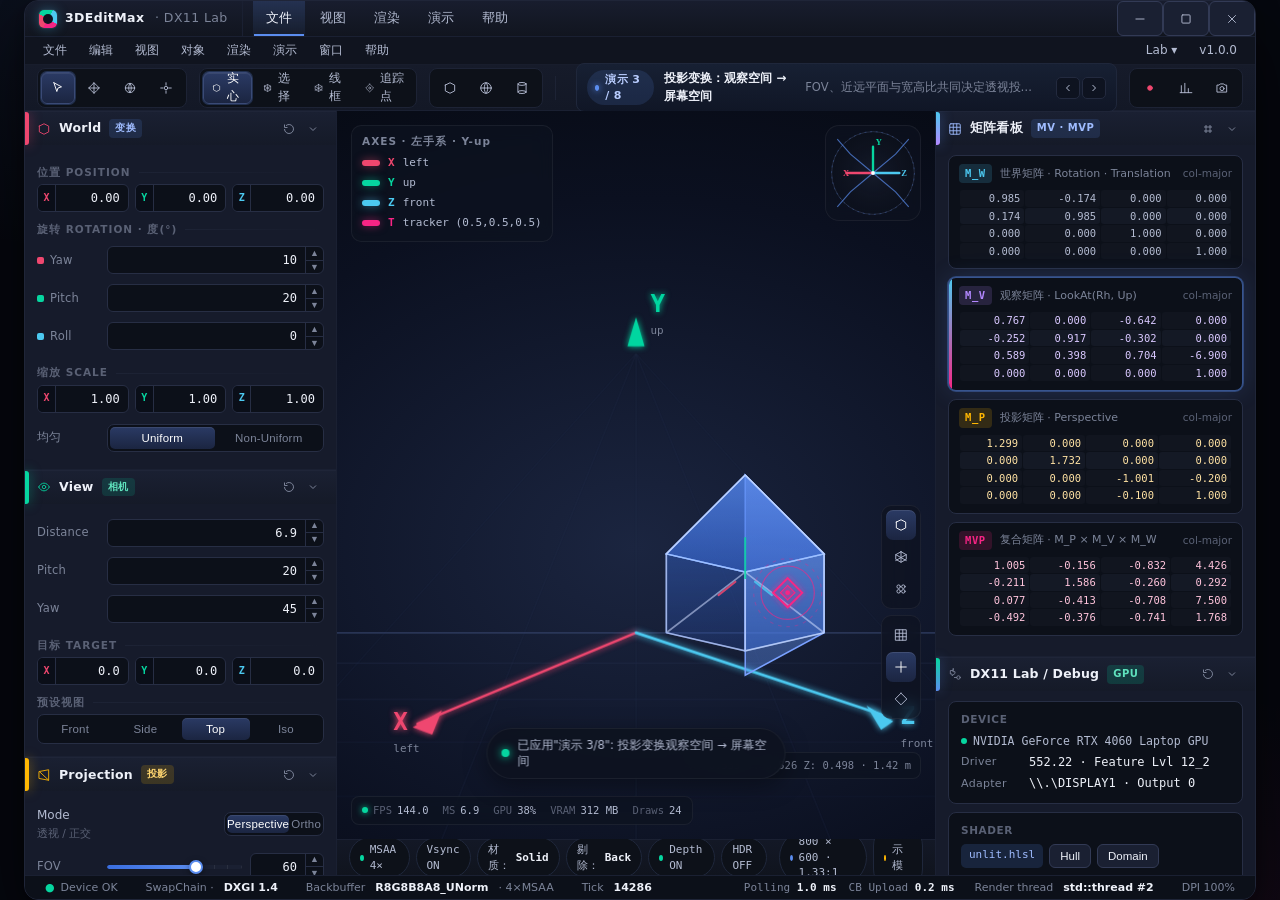
<file: docs/ui/design/mockup.html>
<!DOCTYPE html>
<html lang="zh-CN">
<head>
<meta charset="UTF-8" />
<meta name="viewport" content="width=1440, initial-scale=1" />
<title>3DEditMax — UI 设计稿（重构版）</title>
<style>
  :root{
    /* === Surfaces === */
    --bg-base:#0e1320;
    --bg-canvas:#0a0e18;
    --bg-panel:#161b2b;
    --bg-elev:#1d2335;
    --bg-input:#0c1019;
    --bg-hover:rgba(91,141,239,.08);
    --bg-active:rgba(91,141,239,.16);

    /* === Borders === */
    --border:#272e44;
    --border-light:#323a55;
    --border-strong:#3d4666;

    /* === Text === */
    --text-1:#eef1f9;
    --text-2:#b3bbd1;
    --text-3:#7c8499;
    --text-4:#5a6175;

    /* === Accent === */
    --accent:#5b8def;
    --accent-2:#7aa1ff;
    --accent-soft:rgba(91,141,239,.18);

    /* === Domain colors === */
    --world:#ef476f;       /* red */
    --view:#06d6a0;        /* green */
    --proj:#ffb703;        /* orange */

    /* === Axis === */
    --x:#ef476f;
    --y:#06d6a0;
    --z:#4cc9f0;
    --tracker:#f72585;

    /* === Matrix === */
    --mw:#4cc9f0;
    --mv:#b388ff;
    --mp:#ffb703;
    --mmvp:#f72585;
  }

  *{box-sizing:border-box;margin:0;padding:0}
  html,body{
    width:100%;height:100%;
    background:#06080f;
    color:var(--text-1);
    font-family:"Segoe UI Variable","Segoe UI","PingFang SC","Microsoft YaHei",system-ui,sans-serif;
    font-size:13px;
    line-height:1.45;
    -webkit-font-smoothing:antialiased;
    -moz-osx-font-smoothing:grayscale;
  }
  body{
    display:flex;align-items:center;justify-content:center;
    padding:24px;
    background:
      radial-gradient(1200px 600px at 20% -10%, rgba(91,141,239,.10), transparent 60%),
      radial-gradient(900px 500px at 90% 110%, rgba(247,37,133,.08), transparent 60%),
      #06080f;
    min-height:100vh;
  }

  /* === Window chrome === */
  .app{
    width:1440px;height:900px;
    background:var(--bg-base);
    border-radius:14px;
    border:1px solid #1f2538;
    box-shadow:
      0 1px 0 rgba(255,255,255,.04) inset,
      0 30px 80px rgba(0,0,0,.55),
      0 6px 24px rgba(0,0,0,.35);
    overflow:hidden;
    display:flex;flex-direction:column;
    position:relative;
  }

  /* --- Title bar --- */
  .titlebar{
    height:36px;flex:none;
    display:flex;align-items:center;
    background:linear-gradient(180deg,#181d2e,#11151f);
    border-bottom:1px solid #1a2032;
    user-select:none;
  }
  .titlebar .brand{
    display:flex;align-items:center;gap:8px;
    padding:0 14px;height:100%;
    border-right:1px solid #1a2032;
  }
  .titlebar .logo{
    width:18px;height:18px;border-radius:5px;
    background:
      conic-gradient(from 210deg at 50% 50%,
        var(--x) 0 25%, var(--y) 25% 50%, var(--z) 50% 75%, var(--tracker) 75% 100%);
    box-shadow:0 0 0 1px rgba(255,255,255,.05),0 0 12px rgba(76,201,240,.35);
    position:relative;
  }
  .titlebar .logo::after{
    content:"";position:absolute;inset:4px;border-radius:50%;
    background:var(--bg-base);
  }
  .titlebar .name{
    font-weight:600;letter-spacing:.4px;color:var(--text-1);
    font-size:12.5px;
  }
  .titlebar .name span{
    color:var(--text-3);font-weight:400;margin-left:6px;
  }
  .titlebar .tabs{
    display:flex;align-items:center;gap:2px;
    padding:0 10px;height:100%;
  }
  .titlebar .tab{
    padding:0 12px;height:100%;
    display:flex;align-items:center;
    color:var(--text-2);font-size:12.5px;
    border-right:1px solid transparent;border-left:1px solid transparent;
    cursor:default;
  }
  .titlebar .tab:hover{color:var(--text-1);background:var(--bg-hover)}
  .titlebar .tab.active{
    color:var(--text-1);
    background:linear-gradient(180deg, rgba(91,141,239,.18), rgba(91,141,239,.06));
    box-shadow:inset 0 -2px 0 var(--accent);
  }
  .titlebar .winctrls{margin-left:auto;display:flex;height:100%}
  .titlebar .winctrls .btn{
    width:46px;height:100%;
    display:flex;align-items:center;justify-content:center;
    color:var(--text-2);cursor:default;
  }
  .titlebar .winctrls .btn:hover{background:#222a3e;color:var(--text-1)}
  .titlebar .winctrls .close:hover{background:#d63a3a;color:#fff}

  /* --- Menu bar --- */
  .menubar{
    height:28px;flex:none;
    display:flex;align-items:center;
    background:#10141f;
    border-bottom:1px solid #181d2c;
    padding:0 8px;gap:2px;
  }
  .menubar .m{
    padding:0 10px;height:22px;
    display:flex;align-items:center;
    border-radius:5px;
    color:var(--text-2);font-size:12px;
    cursor:default;
  }
  .menubar .m:hover{background:var(--bg-hover);color:var(--text-1)}
  .menubar .spacer{flex:1}

  /* --- Toolbar --- */
  .toolbar{
    height:46px;flex:none;
    display:flex;align-items:center;gap:6px;
    padding:0 12px;
    background:linear-gradient(180deg,#161b2a,#131826);
    border-bottom:1px solid #1a2032;
  }
  .tool-group{
    display:flex;align-items:center;gap:2px;
    padding:3px;border-radius:8px;
    background:#0d1119;border:1px solid #1d2335;
  }
  .tool-group + .tool-group{margin-left:6px}
  .tool{
    height:32px;min-width:34px;padding:0 8px;
    display:inline-flex;align-items:center;justify-content:center;gap:6px;
    border-radius:6px;
    color:var(--text-2);font-size:12px;
    cursor:default;
    border:1px solid transparent;
    background:transparent;
  }
  .tool:hover{background:#1a2032;color:var(--text-1)}
  .tool.active{
    background:linear-gradient(180deg,#2a3a64,#1b2541);
    border-color:#3a4a76;
    color:#fff;
    box-shadow:inset 0 1px 0 rgba(255,255,255,.07),0 0 0 1px rgba(91,141,239,.25);
  }
  .tool svg{display:block}
  .tool .lbl{font-weight:500}
  .divider-v{width:1px;height:24px;background:#1d2335;margin:0 6px}

  /* Demo progress in toolbar */
  .demo-bar{
    margin-left:8px;display:flex;align-items:center;gap:10px;
    padding:6px 10px;border-radius:8px;
    background:linear-gradient(180deg,#172033,#101626);
    border:1px solid #1f273b;
    color:var(--text-2);
  }
  .demo-bar .step-pill{
    display:inline-flex;align-items:center;gap:6px;
    padding:2px 8px;border-radius:999px;
    background:rgba(91,141,239,.14);color:#b9cdff;
    font-size:11px;font-weight:600;letter-spacing:.4px;
  }
  .demo-bar .step-pill .dot{width:6px;height:6px;border-radius:50%;background:var(--accent);box-shadow:0 0 6px var(--accent)}
  .demo-bar .title{font-size:12px;color:var(--text-1);font-weight:600}
  .demo-bar .body{font-size:11.5px;color:var(--text-3);max-width:380px;overflow:hidden;white-space:nowrap;text-overflow:ellipsis}
  .demo-bar .ctrls{display:flex;align-items:center;gap:2px;margin-left:2px}
  .demo-bar .ctrls button{
    width:24px;height:22px;border-radius:5px;border:1px solid #232a3f;background:#0e1320;color:var(--text-2);
    display:inline-flex;align-items:center;justify-content:center;cursor:default;
  }
  .demo-bar .ctrls button:hover{background:#1a2032;color:var(--text-1)}

  /* === Main grid === */
  main{
    flex:1;display:grid;
    grid-template-columns:312px 1fr 320px;
    min-height:0;
  }
  aside,section{
    min-height:0;min-width:0;
    display:flex;flex-direction:column;
  }
  aside{background:var(--bg-panel);border-right:1px solid #1a2032}
  aside.right{border-right:none;border-left:1px solid #1a2032}

  /* === Panels === */
  .panel{
    display:flex;flex-direction:column;
    border-bottom:1px solid #1a2032;
  }
  .panel:last-child{border-bottom:none}
  .panel-head{
    height:34px;flex:none;
    display:flex;align-items:center;
    padding:0 12px 0 0;gap:8px;
    background:linear-gradient(180deg,#1a2032,#151a28);
    border-top:1px solid #1f2538;
    user-select:none;
  }
  .panel-head .accent{
    width:4px;align-self:stretch;
    border-radius:0 3px 3px 0;
    background:var(--world);
    box-shadow:0 0 12px rgba(239,71,111,.55);
  }
  .panel-head .title{
    display:flex;align-items:center;gap:8px;
    font-size:12.5px;font-weight:600;color:var(--text-1);letter-spacing:.2px;
  }
  .panel-head .title svg{opacity:.95}
  .panel-head .title .badge{
    font-size:10px;font-weight:600;letter-spacing:.5px;
    padding:2px 6px;border-radius:4px;
    background:rgba(91,141,239,.15);color:#9fbcff;
    text-transform:uppercase;
  }
  .panel-head .spacer{flex:1}
  .panel-head .actions{display:flex;align-items:center;gap:2px}
  .panel-head .icon-btn{
    width:22px;height:22px;border-radius:5px;
    display:inline-flex;align-items:center;justify-content:center;
    color:var(--text-3);cursor:default;
  }
  .panel-head .icon-btn:hover{background:#212841;color:var(--text-1)}
  .panel-body{padding:10px 12px 12px}

  /* Accent variants */
  .panel.view .panel-head .accent{background:var(--view);box-shadow:0 0 12px rgba(6,214,160,.55)}
  .panel.proj .panel-head .accent{background:var(--proj);box-shadow:0 0 12px rgba(255,183,3,.55)}
  .panel.matrices .panel-head .accent{background:linear-gradient(180deg,#4cc9f0,#b388ff);box-shadow:0 0 12px rgba(91,141,239,.5)}
  .panel.debug .panel-head .accent{background:linear-gradient(180deg,#06d6a0,#5b8def);box-shadow:0 0 12px rgba(91,141,239,.4)}
  .panel.tracker .panel-head .accent{background:var(--tracker);box-shadow:0 0 12px rgba(247,37,133,.55)}

  /* --- Form rows --- */
  .row{
    display:grid;
    grid-template-columns:62px 1fr;
    align-items:center;
    gap:8px;
    padding:5px 0;
  }
  .row.row-wide{grid-template-columns:74px 1fr}
  .row .lbl{
    color:var(--text-3);
    font-size:11.5px;
    font-weight:500;
    letter-spacing:.2px;
    display:flex;align-items:center;gap:6px;
  }
  .row .lbl .swatch{
    width:7px;height:7px;border-radius:2px;flex:none;
  }
  .row .lbl .swatch.x{background:var(--x)}
  .row .lbl .swatch.y{background:var(--y)}
  .row .lbl .swatch.z{background:var(--z)}

  /* Numeric input */
  .num{
    display:flex;align-items:center;
    background:var(--bg-input);
    border:1px solid var(--border);
    border-radius:6px;
    height:28px;
    overflow:hidden;
    transition:border-color .15s ease, box-shadow .15s ease;
  }
  .num:focus-within{
    border-color:var(--accent);
    box-shadow:0 0 0 3px var(--accent-soft);
  }
  .num input{
    flex:1;min-width:0;
    background:transparent;border:none;outline:none;
    color:var(--text-1);font-size:12px;
    font-family:"JetBrains Mono","Consolas",ui-monospace,monospace;
    padding:0 8px;height:100%;
    text-align:right;
    font-variant-numeric:tabular-nums;
  }
  .num .steppers{display:flex;flex-direction:column;height:100%;width:18px;border-left:1px solid var(--border)}
  .num .steppers button{
    flex:1;border:none;background:transparent;
    color:var(--text-3);cursor:default;
    display:flex;align-items:center;justify-content:center;
    font-size:9px;line-height:1;
  }
  .num .steppers button + button{border-top:1px solid var(--border)}
  .num .steppers button:hover{background:#1a2032;color:var(--text-1)}

  /* Triple input (XYZ) */
  .triple{
    display:grid;grid-template-columns:1fr 1fr 1fr;gap:6px;
  }
  .triple .num{padding-left:0}
  .triple .num .axis{
    width:18px;align-self:stretch;
    display:flex;align-items:center;justify-content:center;
    font-size:10px;font-weight:700;
    background:#0a0e18;border-right:1px solid var(--border);
    color:var(--text-3);
    font-family:"JetBrains Mono",monospace;
  }
  .triple .num.x .axis{color:var(--x)}
  .triple .num.y .axis{color:var(--y)}
  .triple .num.z .axis{color:var(--z)}
  .triple .num input{padding-left:6px}

  /* Slider w/ value */
  .slider-row{display:flex;align-items:center;gap:8px}
  .slider{
    flex:1;height:22px;position:relative;
    display:flex;align-items:center;
  }
  .slider .track{
    height:4px;width:100%;border-radius:999px;
    background:#1a2032;
    position:relative;overflow:hidden;
  }
  .slider .track .fill{
    position:absolute;left:0;top:0;bottom:0;
    background:linear-gradient(90deg,#3a6ee0,#5b8def);
    box-shadow:0 0 12px rgba(91,141,239,.6);
    border-radius:inherit;
  }
  .slider .thumb{
    position:absolute;top:50%;
    width:14px;height:14px;border-radius:50%;
    background:#fff;border:2px solid var(--accent);
    transform:translate(-50%,-50%);
    box-shadow:0 2px 6px rgba(0,0,0,.4);
  }
  .slider .track::before{
    content:"";position:absolute;inset:0;
    background:repeating-linear-gradient(90deg,transparent 0 calc(10% - 1px),rgba(255,255,255,.07) calc(10% - 1px) 10%);
    pointer-events:none;
  }

  /* Segmented control */
  .seg{
    display:flex;
    background:var(--bg-input);
    border:1px solid var(--border);
    border-radius:7px;
    padding:2px;gap:2px;
    height:28px;
  }
  .seg button{
    flex:1;border:none;background:transparent;
    color:var(--text-3);font-size:11.5px;font-weight:500;
    border-radius:5px;cursor:default;
    letter-spacing:.2px;
  }
  .seg button:hover{color:var(--text-1);background:#1a2032}
  .seg button.on{
    background:linear-gradient(180deg,#2a3a64,#1b2541);
    color:#fff;
    box-shadow:inset 0 1px 0 rgba(255,255,255,.08);
  }

  /* Switch */
  .switch{
    width:34px;height:18px;border-radius:999px;
    background:#222a3e;border:1px solid var(--border);
    position:relative;cursor:default;flex:none;
  }
  .switch::after{
    content:"";position:absolute;top:1px;left:1px;
    width:14px;height:14px;border-radius:50%;
    background:#cdd5e6;transition:left .18s ease,background .18s ease;
  }
  .switch.on{background:linear-gradient(180deg,#2a5cbf,#1b408a);border-color:#2a5cbf}
  .switch.on::after{left:17px;background:#fff}

  /* Toggle pill row */
  .toggle-row{display:flex;align-items:center;justify-content:space-between;padding:6px 0}
  .toggle-row .lbl{font-size:12px;color:var(--text-2)}
  .toggle-row .hint{font-size:10.5px;color:var(--text-4);margin-top:2px}

  /* Section divider */
  .sec-title{
    display:flex;align-items:center;gap:8px;
    margin:10px 0 4px;font-size:10.5px;letter-spacing:1px;
    color:var(--text-4);font-weight:600;text-transform:uppercase;
  }
  .sec-title::after{
    content:"";flex:1;height:1px;background:linear-gradient(90deg,#1d2335,transparent);
  }

  /* Select control */
  .select{
    height:28px;display:flex;align-items:center;
    background:var(--bg-input);border:1px solid var(--border);border-radius:6px;
    padding:0 8px;color:var(--text-1);font-size:12px;
    justify-content:space-between;
  }
  .select .caret{color:var(--text-3)}

  /* === Right side: Matrices === */
  .matrix{
    background:var(--bg-input);
    border:1px solid var(--border);
    border-radius:8px;
    padding:8px 10px;margin-bottom:8px;
    transition:border-color .2s ease, box-shadow .2s ease;
    position:relative;overflow:hidden;
  }
  .matrix.focus{
    border-color:rgba(91,141,239,.55);
    box-shadow:0 0 0 1px rgba(91,141,239,.35),0 0 24px rgba(91,141,239,.18);
  }
  .matrix.focus::before{
    content:"";position:absolute;left:0;top:0;bottom:0;width:3px;
    background:linear-gradient(180deg,var(--mw),var(--mmvp));
  }
  .matrix-head{
    display:flex;align-items:center;gap:8px;margin-bottom:6px;
  }
  .matrix-head .chip{
    font-size:10.5px;font-weight:700;letter-spacing:.6px;
    padding:2px 6px;border-radius:4px;
    background:rgba(76,201,240,.12);color:var(--mw);
    font-family:"JetBrains Mono",monospace;
  }
  .matrix-head .desc{font-size:11px;color:var(--text-3);flex:1}
  .matrix-head .ord{
    display:flex;align-items:center;gap:4px;font-size:10.5px;color:var(--text-4);
  }
  .matrix table{
    width:100%;border-collapse:separate;border-spacing:1px;
    font-family:"JetBrains Mono","Consolas",monospace;
    font-size:10.5px;
    line-height:1;
  }
  .matrix table td{
    padding:3px 4px;border-radius:3px;
    background:#11151f;color:var(--text-2);
    text-align:right;
    font-variant-numeric:tabular-nums;
  }
  .matrix.mv table td{color:#d9c8ff}
  .matrix.mp table td{color:#ffe2a3}
  .matrix.mvp table td{color:#ffc4dc}
  .matrix table tr:nth-child(2) td{
    background:#141925;
  }

  /* Debug card */
  .card{
    background:var(--bg-input);
    border:1px solid var(--border);
    border-radius:8px;
    padding:10px 12px;margin-bottom:8px;
  }
  .card .k{font-size:10.5px;letter-spacing:.6px;text-transform:uppercase;color:var(--text-4);font-weight:600;margin-bottom:6px;display:flex;align-items:center;gap:6px}
  .card .v{font-family:"JetBrains Mono",monospace;font-size:11.5px;color:var(--text-2)}
  .kv{display:flex;align-items:center;gap:6px;margin-top:4px}
  .kv .k{font-size:11px;letter-spacing:.3px;text-transform:none;color:var(--text-3);font-weight:500;margin:0;width:62px;flex:none}
  .kv .v{font-size:12px;color:var(--text-1)}
  .btn-row{display:flex;gap:6px;flex-wrap:wrap}
  .btn{
    display:inline-flex;align-items:center;gap:6px;
    padding:5px 10px;border-radius:6px;
    background:#1a2032;border:1px solid var(--border-light);
    color:var(--text-1);font-size:11.5px;font-weight:500;
    cursor:default;
  }
  .btn:hover{background:#222a3e}
  .btn.primary{
    background:linear-gradient(180deg,#2a5cbf,#1b408a);
    border-color:#2a5cbf;color:#fff;
    box-shadow:0 1px 0 rgba(255,255,255,.1) inset;
  }
  .btn.primary:hover{filter:brightness(1.1)}
  .btn.ghost{background:transparent}

  .stack{display:flex;flex-direction:column;gap:8px}

  /* Tracker */
  .tracker-pad{
    height:120px;border-radius:8px;border:1px solid var(--border);
    background:radial-gradient(circle at 50% 60%, #1a233a 0%, #0a0f1c 70%);
    display:flex;align-items:center;justify-content:center;position:relative;overflow:hidden;
    margin-bottom:8px;
  }
  .tracker-coord{
    display:grid;grid-template-columns:repeat(3,1fr);gap:8px;
  }

  /* === Viewport === */
  .viewport{
    position:relative;background:var(--bg-canvas);overflow:hidden;
    display:flex;flex-direction:column;min-height:0;
  }
  .vp-area{flex:1;position:relative;min-height:0}
  .vp-stage{position:absolute;inset:0}

  /* Viewport top HUD */
  .vp-hud{
    position:absolute;left:14px;top:14px;right:14px;
    display:flex;align-items:flex-start;gap:10px;
    pointer-events:none;
  }
  .vp-hud .ax-legend{
    background:rgba(14,19,32,.7);
    backdrop-filter:blur(8px);
    border:1px solid rgba(255,255,255,.06);
    border-radius:10px;padding:8px 10px;
    pointer-events:auto;
  }
  .vp-hud .ax-legend .row2{
    display:flex;align-items:center;gap:8px;
    font-family:"JetBrains Mono",monospace;
    font-size:11px;color:var(--text-2);
    padding:2px 0;
  }
  .vp-hud .ax-legend .row2 .sw{
    width:18px;height:6px;border-radius:3px;
  }
  .vp-hud .ax-legend .row2 .sw.x{background:var(--x);box-shadow:0 0 8px rgba(239,71,111,.5)}
  .vp-hud .ax-legend .row2 .sw.y{background:var(--y);box-shadow:0 0 8px rgba(6,214,160,.5)}
  .vp-hud .ax-legend .row2 .sw.z{background:var(--z);box-shadow:0 0 8px rgba(76,201,240,.5)}
  .vp-hud .ax-legend .row2 .sw.t{background:var(--tracker);box-shadow:0 0 8px rgba(247,37,133,.5)}

  /* Floating viewport toolbar (right side) */
  .vp-tools{
    position:absolute;right:14px;top:14px;
    display:flex;flex-direction:column;gap:6px;
    pointer-events:auto;
  }
  .vp-tools .g{
    background:rgba(14,19,32,.72);
    backdrop-filter:blur(8px);
    border:1px solid rgba(255,255,255,.06);
    border-radius:10px;
    padding:4px;
    display:flex;flex-direction:column;gap:2px;
  }
  .vp-tools .g.horiz{flex-direction:row}
  .vp-tools .vbtn{
    width:30px;height:30px;border-radius:7px;
    display:flex;align-items:center;justify-content:center;
    color:var(--text-2);cursor:default;
  }
  .vp-tools .vbtn:hover{background:#1a2032;color:var(--text-1)}
  .vp-tools .vbtn.on{
    background:linear-gradient(180deg,#2a3a64,#1b2541);
    color:#fff;
    box-shadow:inset 0 1px 0 rgba(255,255,255,.1);
  }

  /* Performance HUD */
  .vp-perf{
    position:absolute;left:14px;bottom:14px;
    background:rgba(14,19,32,.7);backdrop-filter:blur(8px);
    border:1px solid rgba(255,255,255,.06);border-radius:8px;
    padding:6px 10px;
    display:flex;align-items:center;gap:14px;
    font-family:"JetBrains Mono",monospace;
    font-size:10.5px;color:var(--text-2);
    pointer-events:auto;
  }
  .vp-perf .it{display:flex;align-items:center;gap:5px}
  .vp-perf .it .k{color:var(--text-4)}
  .vp-perf .dot{width:6px;height:6px;border-radius:50%;background:var(--view);box-shadow:0 0 6px var(--view)}
  .vp-perf .dot.warn{background:var(--proj);box-shadow:0 0 6px var(--proj)}
  .vp-perf .dot.err{background:var(--world);box-shadow:0 0 6px var(--world)}

  /* Bottom strip controls */
  .vp-bottom-strip{
    flex:none;height:36px;
    display:flex;align-items:center;gap:6px;
    padding:0 12px;
    border-top:1px solid #1a2032;
    background:linear-gradient(180deg,#131826,#10141e);
  }
  .vp-bottom-strip .spacer{flex:1}
  .pill{
    display:inline-flex;align-items:center;gap:6px;
    padding:4px 10px;border-radius:999px;
    background:#0d1119;border:1px solid #1f273b;
    color:var(--text-2);font-size:11px;
    font-family:"JetBrains Mono",monospace;
  }
  .pill .dot{width:6px;height:6px;border-radius:50%;background:var(--view)}
  .pill.warn .dot{background:var(--proj)}
  .pill.err .dot{background:var(--world)}

  /* === Status bar === */
  .statusbar{
    height:24px;flex:none;
    display:flex;align-items:center;gap:12px;
    padding:0 12px;
    background:#0c1019;border-top:1px solid #1a2032;
    color:var(--text-3);font-size:11px;
  }
  .statusbar .seg-status{
    display:flex;align-items:center;gap:6px;
    padding:0 8px;height:100%;
  }
  .statusbar .seg-status .ok{color:var(--view)}
  .statusbar .seg-status .err{color:var(--world)}
  .statusbar .seg-status .warn{color:var(--proj)}
  .statusbar .spacer{flex:1}
  .statusbar .msaa{font-family:"JetBrains Mono",monospace;color:var(--text-3)}
  .statusbar .msaa b{color:var(--text-1)}

  /* Mini axis widget top right inside viewport */
  .mini-axis{
    position:absolute;right:14px;top:14px;
    width:96px;height:96px;border-radius:14px;
    background:rgba(14,19,32,.6);backdrop-filter:blur(8px);
    border:1px solid rgba(255,255,255,.06);
    display:flex;align-items:center;justify-content:center;
    pointer-events:auto;
  }

  /* small SVG icons */
  .i{width:14px;height:14px;display:block;fill:none;stroke:currentColor;stroke-width:1.6;stroke-linecap:round;stroke-linejoin:round}
  .i-lg{width:16px;height:16px}
  .i-sm{width:12px;height:12px}

  /* Toast */
  .toast{
    position:absolute;left:50%;bottom:60px;transform:translateX(-50%);
    padding:8px 14px;border-radius:999px;
    background:rgba(14,19,32,.92);
    border:1px solid rgba(255,255,255,.06);
    color:var(--text-2);font-size:11.5px;
    display:flex;align-items:center;gap:8px;
    box-shadow:0 6px 24px rgba(0,0,0,.4);
    backdrop-filter:blur(8px);
  }
  .toast .dot{width:8px;height:8px;border-radius:50%;background:var(--view);box-shadow:0 0 8px var(--view)}

  /* Selection menu */
  .vp-cursor-info{
    position:absolute;right:14px;bottom:60px;
    background:rgba(14,19,32,.7);backdrop-filter:blur(8px);
    border:1px solid rgba(255,255,255,.06);border-radius:8px;
    padding:5px 9px;font-family:"JetBrains Mono",monospace;
    font-size:10.5px;color:var(--text-3);
  }

  /* Scrollbar */
  .scroll{overflow:auto;flex:1}
  .scroll::-webkit-scrollbar{width:8px;height:8px}
  .scroll::-webkit-scrollbar-thumb{background:#222a3e;border-radius:6px}
  .scroll::-webkit-scrollbar-thumb:hover{background:#2c3650}
  .scroll::-webkit-scrollbar-track{background:transparent}

  /* dot */
  .dot{width:6px;height:6px;border-radius:50%;display:inline-block}

</style>
</head>
<body>
<div class="app">
  <!-- ============== Title bar ============== -->
  <div class="titlebar">
    <div class="brand">
      <div class="logo"></div>
      <div class="name">3DEditMax <span>· DX11 Lab</span></div>
    </div>
    <div class="tabs">
      <div class="tab active">文件</div>
      <div class="tab">视图</div>
      <div class="tab">渲染</div>
      <div class="tab">演示</div>
      <div class="tab">帮助</div>
    </div>
    <div class="winctrls">
      <div class="btn">
        <svg class="i" viewBox="0 0 24 24"><path d="M5 12h14"/></svg>
      </div>
      <div class="btn">
        <svg class="i" viewBox="0 0 24 24"><rect x="5" y="5" width="14" height="14" rx="1.5"/></svg>
      </div>
      <div class="btn close">
        <svg class="i" viewBox="0 0 24 24"><path d="M6 6l12 12M18 6L6 18"/></svg>
      </div>
    </div>
  </div>

  <!-- ============== Menu bar ============== -->
  <div class="menubar">
    <div class="m">文件</div>
    <div class="m">编辑</div>
    <div class="m">视图</div>
    <div class="m">对象</div>
    <div class="m">渲染</div>
    <div class="m">演示</div>
    <div class="m">窗口</div>
    <div class="m">帮助</div>
    <div class="spacer"></div>
    <div class="m">Lab ▾</div>
    <div class="m">v1.0.0</div>
  </div>

  <!-- ============== Toolbar ============== -->
  <div class="toolbar">
    <div class="tool-group">
      <div class="tool active" title="选择 (Q)">
        <svg class="i" viewBox="0 0 24 24"><path d="M5 3l13 7-6 2-2 6L5 3z"/></svg>
      </div>
      <div class="tool" title="平移 (W)">
        <svg class="i" viewBox="0 0 24 24"><path d="M12 3v18M3 12h18M8 7l4-4 4 4M16 17l-4 4-4-4M7 8l-4 4 4 4M17 8l4 4-4 4"/></svg>
      </div>
      <div class="tool" title="轨道 (E)">
        <svg class="i" viewBox="0 0 24 24"><circle cx="12" cy="12" r="8"/><path d="M4 12h16M12 4c3 3 3 13 0 16M12 4c-3 3-3 13 0 16"/></svg>
      </div>
      <div class="tool" title="推拉 (R)">
        <svg class="i" viewBox="0 0 24 24"><circle cx="12" cy="12" r="3"/><path d="M3 12h4M17 12h4M12 3v4M12 17v4"/></svg>
      </div>
    </div>

    <div class="tool-group">
      <div class="tool active" title="实心">
        <svg class="i" viewBox="0 0 24 24"><path d="M4 7l8-4 8 4v10l-8 4-8-4V7z"/></svg>
        <span class="lbl">实心</span>
      </div>
      <div class="tool" title="选择">
        <svg class="i" viewBox="0 0 24 24"><path d="M4 7l8-4 8 4v10l-8 4-8-4V7z"/><path d="M12 3v18M4 7l16 10M20 7L4 17"/></svg>
        <span class="lbl">选择</span>
      </div>
      <div class="tool" title="线框">
        <svg class="i" viewBox="0 0 24 24"><path d="M12 3l9 5v8l-9 5-9-5V8l9-5zM12 3v18M3 8l18 10M21 8L3 18"/></svg>
        <span class="lbl">线框</span>
      </div>
      <div class="tool" title="追踪点">
        <svg class="i" viewBox="0 0 24 24"><path d="M12 2l10 10-10 10L2 12 12 2z"/><circle cx="12" cy="12" r="2.5"/></svg>
        <span class="lbl">追踪点</span>
      </div>
    </div>

    <div class="tool-group">
      <div class="tool" title="立方体">
        <svg class="i" viewBox="0 0 24 24"><path d="M4 7l8-4 8 4v10l-8 4-8-4V7z"/></svg>
      </div>
      <div class="tool" title="球体">
        <svg class="i" viewBox="0 0 24 24"><circle cx="12" cy="12" r="9"/><path d="M3 12h18M12 3c4 3 4 15 0 18M12 3c-4 3-4 15 0 18"/></svg>
      </div>
      <div class="tool" title="圆柱">
        <svg class="i" viewBox="0 0 24 24"><ellipse cx="12" cy="5" rx="7" ry="2.5"/><path d="M5 5v14M19 5v14"/><ellipse cx="12" cy="19" rx="7" ry="2.5"/></svg>
      </div>
    </div>

    <div class="divider-v"></div>

    <div class="demo-bar">
      <span class="step-pill"><span class="dot"></span> 演示 3 / 8</span>
      <span class="title">投影变换：观察空间 → 屏幕空间</span>
      <span class="body">FOV、近远平面与宽高比共同决定透视投影矩阵 M_P 的形状</span>
      <div class="ctrls">
        <button>
          <svg class="i-sm" viewBox="0 0 24 24" fill="none" stroke="currentColor" stroke-width="2"><path d="M15 6l-6 6 6 6"/></svg>
        </button>
        <button>
          <svg class="i-sm" viewBox="0 0 24 24" fill="none" stroke="currentColor" stroke-width="2"><path d="M9 6l6 6-6 6"/></svg>
        </button>
      </div>
    </div>

    <div class="spacer" style="flex:1"></div>

    <div class="tool-group">
      <div class="tool" title="录制">
        <svg class="i" viewBox="0 0 24 24" style="color:var(--world)"><circle cx="12" cy="12" r="4" fill="currentColor"/></svg>
      </div>
      <div class="tool" title="性能分析">
        <svg class="i" viewBox="0 0 24 24"><path d="M4 20V8M10 20V4M16 20v-7M22 20H2"/></svg>
      </div>
      <div class="tool" title="截图">
        <svg class="i" viewBox="0 0 24 24"><path d="M4 7h3l2-2h6l2 2h3v12H4z"/><circle cx="12" cy="13" r="3.5"/></svg>
      </div>
    </div>
  </div>

  <!-- ============== Main grid ============== -->
  <main>
    <!-- ====================== LEFT DOCK ====================== -->
    <aside>
      <div class="scroll">

        <!-- World -->
        <div class="panel">
          <div class="panel-head">
            <div class="accent"></div>
            <div class="title">
              <svg class="i" viewBox="0 0 24 24" style="color:var(--world)"><path d="M4 7l8-4 8 4v10l-8 4-8-4V7z"/></svg>
              World
              <span class="badge">变换</span>
            </div>
            <div class="spacer"></div>
            <div class="actions">
              <div class="icon-btn" title="重置">
                <svg class="i-sm" viewBox="0 0 24 24" fill="none" stroke="currentColor" stroke-width="2"><path d="M3 12a9 9 0 1 0 3-6.7"/><path d="M3 3v6h6"/></svg>
              </div>
              <div class="icon-btn" title="折叠">
                <svg class="i-sm" viewBox="0 0 24 24" fill="none" stroke="currentColor" stroke-width="2"><path d="M6 9l6 6 6-6"/></svg>
              </div>
            </div>
          </div>
          <div class="panel-body">
            <div class="sec-title">位置 Position</div>
            <div class="triple">
              <div class="num x"><div class="axis">X</div><input value="0.00"/></div>
              <div class="num y"><div class="axis">Y</div><input value="0.00"/></div>
              <div class="num z"><div class="axis">Z</div><input value="0.00"/></div>
            </div>
            <div class="sec-title">旋转 Rotation · 度(°)</div>
            <div class="row">
              <div class="lbl"><span class="swatch x"></span>Yaw</div>
              <div class="num"><input value="10"/><div class="steppers"><button>▲</button><button>▼</button></div></div>
            </div>
            <div class="row">
              <div class="lbl"><span class="swatch y"></span>Pitch</div>
              <div class="num"><input value="20"/><div class="steppers"><button>▲</button><button>▼</button></div></div>
            </div>
            <div class="row">
              <div class="lbl"><span class="swatch z"></span>Roll</div>
              <div class="num"><input value="0"/><div class="steppers"><button>▲</button><button>▼</button></div></div>
            </div>
            <div class="sec-title">缩放 Scale</div>
            <div class="triple">
              <div class="num x"><div class="axis">X</div><input value="1.00"/></div>
              <div class="num y"><div class="axis">Y</div><input value="1.00"/></div>
              <div class="num z"><div class="axis">Z</div><input value="1.00"/></div>
            </div>
            <div class="row" style="margin-top:6px">
              <div class="lbl">均匀</div>
              <div class="seg">
                <button class="on">Uniform</button>
                <button>Non-Uniform</button>
              </div>
            </div>
          </div>
        </div>

        <!-- View -->
        <div class="panel view">
          <div class="panel-head">
            <div class="accent"></div>
            <div class="title">
              <svg class="i" viewBox="0 0 24 24" style="color:var(--view)"><circle cx="12" cy="12" r="3"/><path d="M3 12c4-9 14-9 18 0M3 12c4 9 14 9 18 0"/></svg>
              View
              <span class="badge" style="background:rgba(6,214,160,.14);color:#5fe2bd">相机</span>
            </div>
            <div class="spacer"></div>
            <div class="actions">
              <div class="icon-btn"><svg class="i-sm" viewBox="0 0 24 24" fill="none" stroke="currentColor" stroke-width="2"><path d="M3 12a9 9 0 1 0 3-6.7"/><path d="M3 3v6h6"/></svg></div>
              <div class="icon-btn"><svg class="i-sm" viewBox="0 0 24 24" fill="none" stroke="currentColor" stroke-width="2"><path d="M6 9l6 6 6-6"/></svg></div>
            </div>
          </div>
          <div class="panel-body">
            <div class="row">
              <div class="lbl">Distance</div>
              <div class="num"><input value="6.9"/><div class="steppers"><button>▲</button><button>▼</button></div></div>
            </div>
            <div class="row">
              <div class="lbl">Pitch</div>
              <div class="num"><input value="20"/><div class="steppers"><button>▲</button><button>▼</button></div></div>
            </div>
            <div class="row">
              <div class="lbl">Yaw</div>
              <div class="num"><input value="45"/><div class="steppers"><button>▲</button><button>▼</button></div></div>
            </div>
            <div class="sec-title">目标 Target</div>
            <div class="triple">
              <div class="num x"><div class="axis">X</div><input value="0.0"/></div>
              <div class="num y"><div class="axis">Y</div><input value="0.0"/></div>
              <div class="num z"><div class="axis">Z</div><input value="0.0"/></div>
            </div>
            <div class="sec-title">预设视图</div>
            <div class="seg" style="height:30px;padding:3px">
              <button>Front</button>
              <button>Side</button>
              <button class="on">Top</button>
              <button>Iso</button>
            </div>
          </div>
        </div>

        <!-- Projection -->
        <div class="panel proj">
          <div class="panel-head">
            <div class="accent"></div>
            <div class="title">
              <svg class="i" viewBox="0 0 24 24" style="color:var(--proj)"><path d="M4 6l16-3v18L4 18z"/><path d="M4 6l16 15"/></svg>
              Projection
              <span class="badge" style="background:rgba(255,183,3,.16);color:#ffd670">投影</span>
            </div>
            <div class="spacer"></div>
            <div class="actions">
              <div class="icon-btn"><svg class="i-sm" viewBox="0 0 24 24" fill="none" stroke="currentColor" stroke-width="2"><path d="M3 12a9 9 0 1 0 3-6.7"/><path d="M3 3v6h6"/></svg></div>
              <div class="icon-btn"><svg class="i-sm" viewBox="0 0 24 24" fill="none" stroke="currentColor" stroke-width="2"><path d="M6 9l6 6 6-6"/></svg></div>
            </div>
          </div>
          <div class="panel-body">
            <div class="toggle-row">
              <div>
                <div class="lbl">Mode</div>
                <div class="hint">透视 / 正交</div>
              </div>
              <div class="seg" style="height:24px;padding:2px">
                <button class="on">Perspective</button>
                <button>Ortho</button>
              </div>
            </div>
            <div class="row">
              <div class="lbl">FOV</div>
              <div class="slider-row">
                <div class="slider">
                  <div class="track"><div class="fill" style="width:66%"></div></div>
                  <div class="thumb" style="left:66%"></div>
                </div>
                <div class="num" style="width:74px;flex:none"><input value="60"/><div class="steppers"><button>▲</button><button>▼</button></div></div>
              </div>
            </div>
            <div class="row">
              <div class="lbl">Near</div>
              <div class="num"><input value="0.10"/><div class="steppers"><button>▲</button><button>▼</button></div></div>
            </div>
            <div class="row">
              <div class="lbl">Far</div>
              <div class="num"><input value="100.0"/><div class="steppers"><button>▲</button><button>▼</button></div></div>
            </div>
            <div class="row">
              <div class="lbl">Aspect</div>
              <div class="select" style="cursor:default">
                <span>锁定窗口 (1.778)</span>
                <span class="caret">▾</span>
              </div>
            </div>
          </div>
        </div>

      </div>
    </aside>

    <!-- ====================== CENTER VIEWPORT ====================== -->
    <section class="viewport">
      <div class="vp-area">
        <div class="vp-stage">
          <svg viewBox="0 0 800 600" preserveAspectRatio="xMidYMid slice" style="width:100%;height:100%;display:block">
            <defs>
              <!-- Background gradient -->
              <radialGradient id="bg" cx="50%" cy="60%" r="80%">
                <stop offset="0%" stop-color="#1b2540"/>
                <stop offset="60%" stop-color="#0b1020"/>
                <stop offset="100%" stop-color="#05080f"/>
              </radialGradient>
              <!-- Cube gradient -->
              <linearGradient id="cubeTop" x1="0" y1="0" x2="0" y2="1">
                <stop offset="0%" stop-color="#5b8def" stop-opacity=".65"/>
                <stop offset="100%" stop-color="#3a6ee0" stop-opacity=".50"/>
              </linearGradient>
              <linearGradient id="cubeLeft" x1="0" y1="0" x2="0" y2="1">
                <stop offset="0%" stop-color="#3a6ee0" stop-opacity=".55"/>
                <stop offset="100%" stop-color="#2a4ea8" stop-opacity=".40"/>
              </linearGradient>
              <linearGradient id="cubeRight" x1="0" y1="0" x2="0" y2="1">
                <stop offset="0%" stop-color="#7aa1ff" stop-opacity=".55"/>
                <stop offset="100%" stop-color="#5b8def" stop-opacity=".40"/>
              </linearGradient>
              <filter id="glow" x="-50%" y="-50%" width="200%" height="200%">
                <feGaussianBlur stdDeviation="2.5"/>
                <feMerge><feMergeNode/><feMergeNode in="SourceGraphic"/></feMerge>
              </filter>
            </defs>

            <!-- BG -->
            <rect width="800" height="600" fill="url(#bg)"/>

            <!-- Grid floor (perspective) -->
            <g stroke="#2a3553" stroke-width=".6" opacity=".9">
              <!-- Horizontal lines (Z direction) -->
              <line x1="-200" y1="430" x2="1000" y2="430"/>
              <line x1="-200" y1="455" x2="1000" y2="455" opacity=".75"/>
              <line x1="-200" y1="485" x2="1000" y2="485" opacity=".6"/>
              <line x1="-200" y1="520" x2="1000" y2="520" opacity=".45"/>
              <line x1="-200" y1="565" x2="1000" y2="565" opacity=".3"/>
              <line x1="-200" y1="610" x2="1000" y2="610" opacity=".2"/>
              <!-- Converging lines (X direction) -->
              <g opacity=".55">
                <line x1="400" y1="200" x2="-50" y2="700"/>
                <line x1="400" y1="200" x2="200" y2="700"/>
                <line x1="400" y1="200" x2="400" y2="700"/>
                <line x1="400" y1="200" x2="600" y2="700"/>
                <line x1="400" y1="200" x2="850" y2="700"/>
              </g>
              <!-- Bright center axis -->
              <line x1="-200" y1="430" x2="1000" y2="430" stroke="#3a4870" stroke-width="1"/>
            </g>

            <!-- Axis cones & lines (drawn behind cube mostly) -->
            <!-- Z axis: blue, going forward-right-down -->
            <g stroke-linecap="round">
              <!-- Y axis vertical (up) -->
              <line x1="400" y1="430" x2="400" y2="180" stroke="#06d6a0" stroke-width="2.2" filter="url(#glow)"/>
              <!-- arrow Y -->
              <polygon points="400,170 393,194 407,194" fill="#06d6a0" filter="url(#glow)"/>

              <!-- X axis: red, going left-front -->
              <line x1="400" y1="430" x2="220" y2="505" stroke="#ef476f" stroke-width="2.2" filter="url(#glow)"/>
              <polygon points="216,508 240,494 232,514" fill="#ef476f" filter="url(#glow)"/>

              <!-- Z axis: blue, going right-front -->
              <line x1="400" y1="430" x2="610" y2="500" stroke="#4cc9f0" stroke-width="2.2" filter="url(#glow)"/>
              <polygon points="612,503 590,490 602,510" fill="#4cc9f0" filter="url(#glow)"/>
            </g>

            <!-- Cube (rotated, with X=10°, Y=20°, Z=0°, scale 1) -->
            <g transform="translate(490 350)">
              <!-- Cube coords (centered) -->
              <!-- We'll draw manually with rhombus illusion -->

              <!-- BACK face (left-back) -->
              <path d="M 0,-50 L -65,15 L 0,30 L 65,15 Z"
                    fill="url(#cubeLeft)" stroke="#7aa1ff" stroke-width="1.2"/>
              <!-- RIGHT face -->
              <path d="M 0,-50 L 65,15 L 65,80 L 0,115 Z"
                    fill="url(#cubeRight)" stroke="#7aa1ff" stroke-width="1.2"/>
              <!-- FRONT face -->
              <path d="M 0,30 L 65,15 L 65,80 L 0,95 Z"
                    fill="url(#cubeTop)" stroke="#9ec1ff" stroke-width="1.2" opacity=".85"/>
              <!-- LEFT face -->
              <path d="M 0,30 L -65,15 L -65,80 L 0,95 Z"
                    fill="url(#cubeLeft)" stroke="#7aa1ff" stroke-width="1.2" opacity=".75"/>

              <!-- top diamond -->
              <path d="M 0,-50 L 65,15 L 0,30 L -65,15 Z"
                    fill="url(#cubeTop)" stroke="#9ec1ff" stroke-width="1.2"/>

              <!-- Edges highlight -->
              <g stroke="#cfdcff" stroke-width="1.4" fill="none" opacity=".55">
                <path d="M 0,-50 L 65,15 M 0,-50 L -65,15 M 0,30 L 0,95 M 65,15 L 65,80 M -65,15 L -65,80 M 65,80 L 0,95 M -65,80 L 0,95 M 65,80 L 0,30 M -65,80 L 0,30"/>
              </g>

              <!-- Tracker (magenta octahedron at corner 0.5,0.5,0.5) -->
              <g transform="translate(35 47)">
                <polygon points="0,-12 12,0 0,12 -12,0" fill="none" stroke="#f72585" stroke-width="1.6" filter="url(#glow)"/>
                <polygon points="0,-6 6,0 0,6 -6,0" fill="rgba(247,37,133,.4)" stroke="#f72585" stroke-width="1"/>
                <circle r="2" fill="#f72585"/>
              </g>

              <!-- World axis handles (small gizmo at cube center) -->
              <g stroke-width="1.6" stroke-linecap="round" opacity=".85">
                <line x1="0" y1="35" x2="0" y2="2" stroke="#06d6a0"/>
                <line x1="-22" y1="49" x2="-8" y2="38" stroke="#ef476f"/>
                <line x1="22" y1="49" x2="8" y2="38" stroke="#4cc9f0"/>
              </g>
            </g>

            <!-- Axis labels (Y up top, X left, Z right) -->
            <g font-family="JetBrains Mono, Consolas, monospace" font-weight="700" font-size="20" filter="url(#glow)">
              <text x="412" y="166" fill="#06d6a0">Y</text>
              <text x="200" y="510" fill="#ef476f">X</text>
              <text x="618" y="505" fill="#4cc9f0">Z</text>
            </g>
            <g font-family="JetBrains Mono, Consolas, monospace" font-size="9" fill="#7c8499">
              <text x="412" y="184">up</text>
              <text x="200" y="528">left</text>
              <text x="618" y="524">front</text>
            </g>

            <!-- Selection hint ring around tracker -->
            <g transform="translate(525 397)" fill="none" stroke="#f72585" stroke-width="1" opacity=".6">
              <circle r="22"/>
              <circle r="28" stroke-dasharray="3 4" opacity=".5"/>
            </g>

            <!-- Decorative HUD overlays -->
            <!-- Reticle / crosshair faint -->
            <g stroke="#3a4870" stroke-width=".6" opacity=".35">
              <line x1="0" y1="300" x2="20" y2="300"/>
              <line x1="780" y1="300" x2="800" y2="300"/>
            </g>
          </svg>
        </div>

        <!-- HUD: axis legend (top left) -->
        <div class="vp-hud">
          <div class="ax-legend">
            <div style="font-size:10.5px;letter-spacing:1px;color:#7c8499;font-weight:600;margin-bottom:4px">AXES · 左手系 · Y-up</div>
            <div class="row2"><span class="sw x"></span><span style="color:var(--x);font-weight:600">X</span> left</div>
            <div class="row2"><span class="sw y"></span><span style="color:var(--y);font-weight:600">Y</span> up</div>
            <div class="row2"><span class="sw z"></span><span style="color:var(--z);font-weight:600">Z</span> front</div>
            <div class="row2"><span class="sw t"></span><span style="color:var(--tracker);font-weight:600">T</span> tracker (0.5,0.5,0.5)</div>
          </div>
        </div>

        <!-- Mini navigator (top right) -->
        <div class="mini-axis">
          <svg viewBox="0 0 100 100" style="width:100%;height:100%">
            <defs>
              <radialGradient id="miniBg" cx="50%" cy="50%" r="50%">
                <stop offset="0%" stop-color="#1a2032" stop-opacity=".7"/>
                <stop offset="100%" stop-color="#0d1119" stop-opacity=".3"/>
              </radialGradient>
            </defs>
            <circle cx="50" cy="50" r="44" fill="url(#miniBg)" stroke="#272e44"/>
            <circle cx="50" cy="50" r="44" fill="none" stroke="#5b8def" stroke-opacity=".3" stroke-dasharray="2 4"/>
            <!-- camera frustum -->
            <path d="M 50 50 L 26 30 L 12 14 M 50 50 L 74 30 L 88 14 M 50 50 L 26 70 L 12 86 M 50 50 L 74 70 L 88 86"
                  stroke="#5b8def" stroke-width="1.2" fill="none" stroke-opacity=".7"/>
            <!-- axes -->
            <g stroke-width="2.5" stroke-linecap="round">
              <line x1="50" y1="50" x2="50" y2="22" stroke="#06d6a0"/>
              <line x1="50" y1="50" x2="22" y2="50" stroke="#ef476f"/>
              <line x1="50" y1="50" x2="78" y2="50" stroke="#4cc9f0"/>
            </g>
            <text x="53" y="20" fill="#06d6a0" font-family="JetBrains Mono" font-weight="700" font-size="9">Y</text>
            <text x="18" y="53" fill="#ef476f" font-family="JetBrains Mono" font-weight="700" font-size="9">X</text>
            <text x="80" y="53" fill="#4cc9f0" font-family="JetBrains Mono" font-weight="700" font-size="9">Z</text>
            <circle cx="50" cy="50" r="2" fill="#fff"/>
          </svg>
        </div>

        <!-- Floating viewport tools (right side, center-right) -->
        <div class="vp-tools" style="top:auto;bottom:120px;right:14px">
          <div class="g">
            <div class="vbtn on" title="实体"><svg class="i" viewBox="0 0 24 24"><path d="M4 7l8-4 8 4v10l-8 4-8-4V7z"/></svg></div>
            <div class="vbtn" title="线框"><svg class="i" viewBox="0 0 24 24"><path d="M12 3l9 5v8l-9 5-9-5V8l9-5zM12 3v18M3 8l18 10M21 8L3 18"/></svg></div>
            <div class="vbtn" title="材质"><svg class="i" viewBox="0 0 24 24"><circle cx="8" cy="8" r="3"/><circle cx="16" cy="8" r="3"/><circle cx="8" cy="16" r="3"/><circle cx="16" cy="16" r="3"/></svg></div>
          </div>
          <div class="g">
            <div class="vbtn" title="网格"><svg class="i" viewBox="0 0 24 24"><path d="M3 3h18v18H3zM3 9h18M3 15h18M9 3v18M15 3v18"/></svg></div>
            <div class="vbtn on" title="轴向"><svg class="i" viewBox="0 0 24 24"><path d="M12 3v18M3 12h18"/></svg></div>
            <div class="vbtn" title="追踪点"><svg class="i" viewBox="0 0 24 24"><path d="M12 2l10 10-10 10L2 12 12 2z"/></svg></div>
          </div>
        </div>

        <!-- Cursor info -->
        <div class="vp-cursor-info">X: 0.533  Y: 0.526  Z: 0.498 · 1.42 m</div>

        <!-- Performance HUD (bottom left) -->
        <div class="vp-perf">
          <div class="it"><span class="dot"></span> <span class="k">FPS</span> 144.0</div>
          <div class="it"><span class="k">MS</span> 6.9</div>
          <div class="it"><span class="k">GPU</span> 38%</div>
          <div class="it"><span class="k">VRAM</span> 312 MB</div>
          <div class="it"><span class="k">Draws</span> 24</div>
        </div>

        <!-- Toast -->
        <div class="toast">
          <span class="dot"></span>
          已应用"演示 3/8": 投影变换观察空间 → 屏幕空间
        </div>
      </div>

      <!-- Bottom strip controls -->
      <div class="vp-bottom-strip">
        <div class="pill"><span class="dot" style="background:var(--view)"></span> MSAA 4×</div>
        <div class="pill">Vsync ON</div>
        <div class="pill">材质：<b style="color:var(--text-1);font-weight:600">Solid</b></div>
        <div class="pill">剔除：<b style="color:var(--text-1);font-weight:600">Back</b></div>
        <div class="pill"><span class="dot" style="background:var(--view)"></span> Depth ON</div>
        <div class="pill">HDR OFF</div>
        <div class="spacer"></div>
        <div class="pill"><span class="dot" style="background:var(--accent)"></span> 800 × 600 · 1.33:1</div>
        <div class="pill warn"><span class="dot"></span> 演示模式</div>
      </div>
    </section>

    <!-- ====================== RIGHT DOCK ====================== -->
    <aside class="right">
      <div class="scroll">

        <!-- Matrices -->
        <div class="panel matrices">
          <div class="panel-head">
            <div class="accent"></div>
            <div class="title">
              <svg class="i" viewBox="0 0 24 24" style="color:#9fbcff"><rect x="3" y="3" width="18" height="18" rx="2"/><path d="M3 9h18M3 15h18M9 3v18M15 3v18"/></svg>
              矩阵看板
              <span class="badge">MV · MVP</span>
            </div>
            <div class="spacer"></div>
            <div class="actions">
              <div class="icon-btn" title="主序切换">
                <svg class="i-sm" viewBox="0 0 24 24" fill="none" stroke="currentColor" stroke-width="2"><path d="M4 8h16M4 16h16M8 4v16M16 4v16"/></svg>
              </div>
              <div class="icon-btn"><svg class="i-sm" viewBox="0 0 24 24" fill="none" stroke="currentColor" stroke-width="2"><path d="M6 9l6 6 6-6"/></svg></div>
            </div>
          </div>
          <div class="panel-body">

            <!-- M_W -->
            <div class="matrix">
              <div class="matrix-head">
                <span class="chip" style="background:rgba(76,201,240,.16);color:var(--mw)">M_W</span>
                <span class="desc">世界矩阵 · Rotation · Translation</span>
                <span class="ord">col-major</span>
              </div>
              <table>
                <tr><td>0.985</td><td>-0.174</td><td>0.000</td><td>0.000</td></tr>
                <tr><td>0.174</td><td>0.985</td><td>0.000</td><td>0.000</td></tr>
                <tr><td>0.000</td><td>0.000</td><td>1.000</td><td>0.000</td></tr>
                <tr><td>0.000</td><td>0.000</td><td>0.000</td><td>1.000</td></tr>
              </table>
            </div>

            <!-- M_V focused -->
            <div class="matrix mv focus">
              <div class="matrix-head">
                <span class="chip" style="background:rgba(179,136,255,.16);color:var(--mv)">M_V</span>
                <span class="desc">观察矩阵 · LookAt(Rh, Up)</span>
                <span class="ord">col-major</span>
              </div>
              <table>
                <tr><td>0.767</td><td>0.000</td><td>-0.642</td><td>0.000</td></tr>
                <tr><td>-0.252</td><td>0.917</td><td>-0.302</td><td>0.000</td></tr>
                <tr><td>0.589</td><td>0.398</td><td>0.704</td><td>-6.900</td></tr>
                <tr><td>0.000</td><td>0.000</td><td>0.000</td><td>1.000</td></tr>
              </table>
            </div>

            <!-- M_P -->
            <div class="matrix mp">
              <div class="matrix-head">
                <span class="chip" style="background:rgba(255,183,3,.16);color:var(--mp)">M_P</span>
                <span class="desc">投影矩阵 · Perspective</span>
                <span class="ord">col-major</span>
              </div>
              <table>
                <tr><td>1.299</td><td>0.000</td><td>0.000</td><td>0.000</td></tr>
                <tr><td>0.000</td><td>1.732</td><td>0.000</td><td>0.000</td></tr>
                <tr><td>0.000</td><td>0.000</td><td>-1.001</td><td>-0.200</td></tr>
                <tr><td>0.000</td><td>0.000</td><td>-0.100</td><td>1.000</td></tr>
              </table>
            </div>

            <!-- MVP -->
            <div class="matrix mvp">
              <div class="matrix-head">
                <span class="chip" style="background:rgba(247,37,133,.16);color:var(--mmvp)">MVP</span>
                <span class="desc">复合矩阵 · M_P × M_V × M_W</span>
                <span class="ord">col-major</span>
              </div>
              <table>
                <tr><td>1.005</td><td>-0.156</td><td>-0.832</td><td>4.426</td></tr>
                <tr><td>-0.211</td><td>1.586</td><td>-0.260</td><td>0.292</td></tr>
                <tr><td>0.077</td><td>-0.413</td><td>-0.708</td><td>7.500</td></tr>
                <tr><td>-0.492</td><td>-0.376</td><td>-0.741</td><td>1.768</td></tr>
              </table>
            </div>
          </div>
        </div>

        <!-- Debug -->
        <div class="panel debug">
          <div class="panel-head">
            <div class="accent"></div>
            <div class="title">
              <svg class="i" viewBox="0 0 24 24" style="color:#7c8499"><path d="M9 3v3H4v6h3v3l5-4V8H9z"/><circle cx="18" cy="18" r="3"/><path d="M11 18h4"/></svg>
              DX11 Lab / Debug
              <span class="badge" style="background:rgba(6,214,160,.16);color:#5fe2bd">GPU</span>
            </div>
            <div class="spacer"></div>
            <div class="actions">
              <div class="icon-btn"><svg class="i-sm" viewBox="0 0 24 24" fill="none" stroke="currentColor" stroke-width="2"><path d="M3 12a9 9 0 1 0 3-6.7"/><path d="M3 3v6h6"/></svg></div>
              <div class="icon-btn"><svg class="i-sm" viewBox="0 0 24 24" fill="none" stroke="currentColor" stroke-width="2"><path d="M6 9l6 6 6-6"/></svg></div>
            </div>
          </div>
          <div class="panel-body">

            <div class="card">
              <div class="k">Device</div>
              <div class="v" style="display:flex;align-items:center;gap:6px">
                <span class="dot" style="background:var(--view)"></span>
                NVIDIA GeForce RTX 4060 Laptop GPU
              </div>
              <div class="kv"><span class="k">Driver</span><span class="v">552.22 · Feature Lvl 12_2</span></div>
              <div class="kv"><span class="k">Adapter</span><span class="v">\\.\DISPLAY1 · Output 0</span></div>
            </div>

            <div class="card">
              <div class="k">Shader</div>
              <div class="btn-row" style="margin-top:4px">
                <span class="chip" style="font-family:JetBrains Mono,monospace;font-size:11px;padding:3px 8px;border-radius:5px;background:rgba(91,141,239,.16);color:#9fbcff">unlit.hlsl</span>
                <button class="btn">Hull</button>
                <button class="btn">Domain</button>
              </div>
              <div class="btn-row" style="margin-top:8px">
                <button class="btn primary">Compile</button>
                <button class="btn">
                  <svg class="i-sm" viewBox="0 0 24 24" fill="none" stroke="currentColor" stroke-width="2"><path d="M3 12a9 9 0 1 0 3-6.7"/><path d="M3 3v6h6"/></svg>
                  Reload
                </button>
                <button class="btn ghost">Watch</button>
              </div>
            </div>

            <div class="card">
              <div class="k">Rasterizer</div>
              <div class="row" style="grid-template-columns:60px 1fr">
                <div class="lbl">Fill</div>
                <div class="seg"><button>Wire</button><button class="on">Solid</button></div>
              </div>
              <div class="row" style="grid-template-columns:60px 1fr">
                <div class="lbl">Cull</div>
                <div class="seg"><button>None</button><button>Front</button><button class="on">Back</button></div>
              </div>
              <div class="row" style="grid-template-columns:60px 1fr">
                <div class="lbl">Depth</div>
                <div class="toggle-row" style="padding:0;flex:1;justify-content:space-between">
                  <span class="lbl" style="font-size:11.5px">深度测试</span>
                  <div class="switch on"></div>
                </div>
              </div>
              <div class="row" style="grid-template-columns:60px 1fr">
                <div class="lbl">Scissor</div>
                <div class="toggle-row" style="padding:0;flex:1;justify-content:space-between">
                  <span class="lbl" style="font-size:11.5px">视口裁剪</span>
                  <div class="switch"></div>
                </div>
              </div>
            </div>

            <div class="card">
              <div class="k">Constant Buffer — CB_MVP</div>
              <div class="v" style="font-family:JetBrains Mono,monospace;font-size:10.5px">
                <div>mvp[0]  :  1.005  -0.156  -0.832   4.426</div>
                <div>mvp[1]  : -0.211   1.586  -0.260   0.292</div>
                <div>mvp[2]  :  0.077  -0.413  -0.708   7.500</div>
                <div>mvp[3]  : -0.492  -0.376  -0.741   1.768</div>
              </div>
            </div>

          </div>
        </div>

        <!-- Tracker -->
        <div class="panel tracker">
          <div class="panel-head">
            <div class="accent"></div>
            <div class="title">
              <svg class="i" viewBox="0 0 24 24" style="color:var(--tracker)"><path d="M12 2l10 10-10 10L2 12 12 2z"/></svg>
              Tracker
              <span class="badge" style="background:rgba(247,37,133,.16);color:#ff8db6">模型空间</span>
            </div>
            <div class="spacer"></div>
            <div class="actions">
              <div class="icon-btn"><svg class="i-sm" viewBox="0 0 24 24" fill="none" stroke="currentColor" stroke-width="2"><path d="M3 12a9 9 0 1 0 3-6.7"/><path d="M3 3v6h6"/></svg></div>
              <div class="icon-btn"><svg class="i-sm" viewBox="0 0 24 24" fill="none" stroke="currentColor" stroke-width="2"><path d="M6 9l6 6 6-6"/></svg></div>
            </div>
          </div>
          <div class="panel-body">
            <div class="tracker-pad">
              <svg viewBox="-30 -30 60 60" style="width:78%;height:78%">
                <defs>
                  <linearGradient id="octtop" x1="0" y1="0" x2="0" y2="1">
                    <stop offset="0%" stop-color="#ffbce0"/>
                    <stop offset="100%" stop-color="#f72585"/>
                  </linearGradient>
                </defs>
                <g stroke="#f72585" stroke-width=".7" fill="url(#octtop)" opacity=".85">
                  <polygon points="0,-22 22,0 0,22 -22,0"/>
                  <polygon points="0,-12 12,0 0,12 -12,0" stroke="none"/>
                </g>
                <circle r="2" fill="#fff"/>
                <text x="22" y="-14" fill="#f72585" font-family="JetBrains Mono" font-size="6">T</text>
              </svg>
            </div>
            <div class="triple tracker-coord">
              <div class="num x"><div class="axis">X</div><input value="0.530"/></div>
              <div class="num y"><div class="axis">Y</div><input value="0.526"/></div>
              <div class="num z"><div class="axis">Z</div><input value="0.498"/></div>
            </div>
            <div class="row" style="margin-top:8px">
              <div class="lbl">Snapping</div>
              <div class="seg" style="height:24px;padding:2px">
                <button class="on">0.01</button>
                <button>0.05</button>
                <button>0.10</button>
                <button>Free</button>
              </div>
            </div>
          </div>
        </div>

      </div>
    </aside>
  </main>

  <!-- ============== Status bar ============== -->
  <div class="statusbar">
    <div class="seg-status seg-status"><span class="ok">●</span> Device OK</div>
    <div class="seg-status">SwapChain · <b style="color:var(--text-1);margin-left:4px">DXGI 1.4</b></div>
    <div class="seg-status">Backbuffer <b style="color:var(--text-1);margin:0 4px">R8G8B8A8_UNorm</b> · 4×MSAA</div>
    <div class="seg-status">Tick <b style="color:var(--text-1);margin-left:4px">14286</b></div>
    <div class="spacer"></div>
    <div class="msaa">Polling <b>1.0 ms</b></div>
    <div class="msaa">CB Upload <b>0.2 ms</b></div>
    <div class="seg-status">Render thread <b style="color:var(--text-1);margin-left:4px">std::thread #2</b></div>
    <div class="seg-status">DPI 100%</div>
  </div>
</div>
</body>
</html>
</file>
<file: docs/3D变换/style.css>
:root {
  --bg: #06080f;
  --bg-1: #0e1320;
  --bg-2: #161b2b;
  --bg-3: #1d2335;
  --bg-input: #0c1019;
  --border: #272e44;
  --border-light: #323a55;
  --text-1: #eef1f9;
  --text-2: #b3bbd1;
  --text-3: #7c8499;
  --text-4: #5a6175;
  --accent: #5b8def;
  --accent-2: #7aa1ff;
  --world: #4cc9f0;
  --view: #b388ff;
  --proj: #ffb703;
  --mvp: #f72585;
  --model: #7be7c5;
  --x: #ef476f;
  --y: #06d6a0;
  --z: #4cc9f0;
  --radius-sm: 6px;
  --radius: 10px;
  --radius-lg: 16px;
}

* { box-sizing: border-box; margin: 0; padding: 0; }

html {
  scroll-behavior: smooth;
}

html, body {
  background: var(--bg);
  color: var(--text-1);
  font-family: "Segoe UI Variable", "Segoe UI", "PingFang SC", "Microsoft YaHei", system-ui, sans-serif;
  font-size: 15px;
  line-height: 1.7;
  -webkit-font-smoothing: antialiased;
}

body {
  background:
    radial-gradient(900px 600px at 15% -10%, rgba(91, 141, 239, .10), transparent 60%),
    radial-gradient(800px 500px at 95% 5%, rgba(247, 37, 133, .07), transparent 60%),
    var(--bg);
  min-height: 100vh;
}

a { color: var(--accent-2); text-decoration: none; }
a:hover { text-decoration: underline; }

.skip {
  position: absolute;
  left: -999px;
}

.page {
  display: grid;
  grid-template-columns: 220px minmax(0, 1fr);
  gap: 36px;
  max-width: 1240px;
  margin: 0 auto;
  padding: 36px 24px 96px;
}

.toc {
  position: sticky;
  top: 20px;
  align-self: start;
  background: rgba(14, 19, 32, .72);
  border: 1px solid var(--border);
  border-radius: var(--radius-lg);
  padding: 16px 14px 18px;
  backdrop-filter: blur(10px);
}

.toc .toc-title {
  font-size: 11px;
  font-weight: 700;
  letter-spacing: .12em;
  text-transform: uppercase;
  color: var(--text-3);
  margin-bottom: 10px;
  padding: 0 8px;
}

.toc a {
  display: block;
  color: var(--text-2);
  font-size: 13px;
  padding: 7px 10px;
  border-radius: 8px;
  text-decoration: none;
  border-left: 2px solid transparent;
}

.toc a:hover,
.toc a.active {
  background: rgba(91, 141, 239, .12);
  color: var(--text-1);
  border-left-color: var(--accent);
  text-decoration: none;
}

.content { min-width: 0; }

.hero {
  padding-bottom: 28px;
  margin-bottom: 36px;
  border-bottom: 1px solid var(--border);
}

.crumbs {
  display: inline-flex;
  align-items: center;
  gap: 8px;
  padding: 5px 12px;
  border-radius: 999px;
  background: rgba(91, 141, 239, .10);
  color: #9fbcff;
  font-size: 12px;
  font-weight: 600;
  letter-spacing: .4px;
  margin-bottom: 16px;
}

.crumbs .dot {
  width: 6px;
  height: 6px;
  border-radius: 50%;
  background: var(--accent);
  box-shadow: 0 0 8px var(--accent);
}

.hero h1 {
  font-size: clamp(28px, 4vw, 44px);
  line-height: 1.15;
  font-weight: 700;
  letter-spacing: -.4px;
  margin-bottom: 12px;
  background: linear-gradient(120deg, #fff 0%, #c9d6ff 60%, #b6c8ff 100%);
  -webkit-background-clip: text;
  background-clip: text;
  color: transparent;
}

.lead {
  color: var(--text-2);
  font-size: 16px;
  max-width: 640px;
  margin-bottom: 18px;
}

.meta { display: flex; gap: 8px; flex-wrap: wrap; }

.chip {
  padding: 4px 10px;
  border-radius: 999px;
  background: #131826;
  border: 1px solid #1f273b;
  font-size: 11.5px;
  color: var(--text-2);
  font-weight: 500;
}

.chip.x { border-color: rgba(239, 71, 111, .4); background: rgba(239, 71, 111, .10); color: #ffb3c2; }
.chip.y { border-color: rgba(6, 214, 160, .4); background: rgba(6, 214, 160, .10); color: #7be7c5; }
.chip.z { border-color: rgba(76, 201, 240, .4); background: rgba(76, 201, 240, .10); color: #9fdcfa; }
.chip.world { border-color: rgba(76, 201, 240, .45); background: rgba(76, 201, 240, .12); color: var(--world); }
.chip.view { border-color: rgba(179, 136, 255, .45); background: rgba(179, 136, 255, .12); color: #d2b8ff; }
.chip.proj { border-color: rgba(255, 183, 3, .45); background: rgba(255, 183, 3, .12); color: var(--proj); }
.chip.mvp { border-color: rgba(247, 37, 133, .45); background: rgba(247, 37, 133, .12); color: #ffa6c8; }
.chip.model { border-color: rgba(123, 231, 197, .4); background: rgba(123, 231, 197, .10); color: var(--model); }

section.chapter {
  margin-bottom: 56px;
  scroll-margin-top: 20px;
}

section.chapter h2 {
  font-size: 26px;
  font-weight: 700;
  letter-spacing: -.3px;
  margin-bottom: 8px;
}

.one-liner {
  font-size: 17px;
  color: #dbe4ff;
  font-weight: 600;
  margin-bottom: 14px;
}

section.chapter p,
section.chapter li {
  color: var(--text-2);
}

section.chapter p { margin-bottom: 12px; }

section.chapter ul, section.chapter ol {
  margin: 0 0 14px 1.2em;
}

section.chapter li { margin-bottom: 6px; }

.note, .lab-card, .callout {
  border-radius: var(--radius);
  padding: 14px 16px;
  margin: 16px 0;
  border: 1px solid var(--border);
}

.callout {
  background: rgba(91, 141, 239, .08);
  border-color: rgba(91, 141, 239, .28);
}

.callout strong { color: #c9d6ff; }

.note {
  background: var(--bg-1);
  color: var(--text-2);
  font-size: 13.5px;
}

.lab-card {
  background: linear-gradient(180deg, #171c2c, #11151f);
  border-color: #1f2538;
}

.lab-card h3 {
  font-size: 13px;
  letter-spacing: .08em;
  text-transform: uppercase;
  color: var(--world);
  margin-bottom: 8px;
}

code, .mono {
  font-family: "Cascadia Code", "Consolas", "Sarasa Mono SC", ui-monospace, monospace;
  font-size: 0.92em;
}

p code, li code {
  background: #131826;
  border: 1px solid #1f273b;
  border-radius: 4px;
  padding: 1px 6px;
  color: #d7e0ff;
}

.formula-flow {
  display: flex;
  flex-wrap: wrap;
  align-items: center;
  gap: 8px;
  padding: 14px 16px;
  margin: 16px 0;
  background: var(--bg-1);
  border: 1px solid var(--border);
  border-radius: var(--radius);
}

.formula-flow .op {
  color: var(--text-3);
  font-weight: 700;
}

.viz {
  margin: 18px 0 8px;
  background: var(--bg-2);
  border: 1px solid var(--border);
  border-radius: var(--radius-lg);
  overflow: hidden;
}

.viz-stage {
  position: relative;
  height: 380px;
  background:
    radial-gradient(600px 280px at 50% 0%, rgba(91, 141, 239, .08), transparent 70%),
    #0a0e18;
}

.viz-stage.tall { height: 440px; }

.viz-stage canvas {
  width: 100%;
  height: 100%;
  display: block;
}

.viz-bar {
  display: flex;
  flex-wrap: wrap;
  align-items: center;
  gap: 10px 16px;
  padding: 12px 14px;
  border-top: 1px solid var(--border);
  background: var(--bg-1);
}

.btn {
  appearance: none;
  border: 1px solid var(--border-light);
  background: #151b2c;
  color: var(--text-1);
  font: inherit;
  font-size: 13px;
  font-weight: 600;
  padding: 6px 12px;
  border-radius: 8px;
  cursor: pointer;
}

.btn:hover { border-color: var(--accent); color: #fff; }

.btn.playing {
  background: rgba(6, 214, 160, .14);
  border-color: rgba(6, 214, 160, .45);
  color: #7be7c5;
}

.btn.btn-tiny {
  font-size: 11px;
  padding: 3px 8px;
  font-weight: 600;
}

.btn.order-btn.active {
  background: rgba(76, 201, 240, .16);
  border-color: rgba(76, 201, 240, .5);
  color: var(--world);
}

.btn-row {
  display: flex;
  flex-wrap: wrap;
  gap: 8px;
}

.mat-actions {
  margin-left: auto;
  display: flex;
  gap: 6px;
}

@keyframes matpulse {
  from { background: rgba(76, 201, 240, .35); }
  to { background: rgba(76, 201, 240, .10); }
}

table.mat td.pulse {
  animation: matpulse .45s ease;
}

pre.code {
  background: #0c1019;
  border: 1px solid var(--border);
  border-radius: var(--radius);
  padding: 12px 14px;
  overflow-x: auto;
  margin: 12px 0;
  color: #d7e0ff;
  font-family: "Cascadia Code", Consolas, ui-monospace, monospace;
  font-size: 12.5px;
  line-height: 1.5;
}

.controls {
  display: flex;
  flex-wrap: wrap;
  gap: 10px 18px;
  flex: 1;
  min-width: 0;
}

.ctrl {
  display: grid;
  grid-template-columns: auto 1fr auto;
  align-items: center;
  gap: 8px;
  min-width: 180px;
  flex: 1;
  font-size: 12.5px;
  color: var(--text-2);
}

.ctrl output {
  min-width: 3.2em;
  text-align: right;
  color: var(--text-1);
  font-variant-numeric: tabular-nums;
}

.ctrl input[type="range"] {
  width: 100%;
  accent-color: var(--accent);
}

.ctrl.toggle {
  display: flex;
  gap: 8px;
  align-items: center;
  min-width: auto;
  flex: 0;
}

.ctrl.toggle input { accent-color: var(--proj); }

.cards {
  display: grid;
  grid-template-columns: repeat(auto-fit, minmax(140px, 1fr));
  gap: 10px;
  margin: 12px 0 4px;
}

.card {
  background: var(--bg-1);
  border: 1px solid var(--border);
  border-radius: var(--radius);
  padding: 10px 12px;
}

.card .k {
  font-size: 11px;
  font-weight: 700;
  letter-spacing: .06em;
  text-transform: uppercase;
  margin-bottom: 4px;
}

.card .v {
  font-family: "Cascadia Code", Consolas, ui-monospace, monospace;
  font-size: 12.5px;
  font-variant-numeric: tabular-nums;
  color: var(--text-1);
  line-height: 1.45;
}

.card.model { border-top: 2px solid var(--model); }
.card.world { border-top: 2px solid var(--world); }
.card.view { border-top: 2px solid var(--view); }
.card.clip, .card.proj { border-top: 2px solid var(--proj); }
.card.ndc, .card.mvp { border-top: 2px solid var(--mvp); }

.mat-wrap {
  display: grid;
  grid-template-columns: repeat(auto-fit, minmax(220px, 1fr));
  gap: 12px;
  margin: 14px 0;
}

.mat-block {
  background: var(--bg-1);
  border: 1px solid var(--border);
  border-radius: var(--radius);
  padding: 10px 12px 12px;
  overflow-x: auto;
}

.mat-block h4 {
  font-size: 12px;
  margin-bottom: 8px;
  display: flex;
  align-items: center;
  gap: 8px;
  width: 100%;
}

.swatch {
  width: 8px;
  height: 8px;
  border-radius: 50%;
  display: inline-block;
}

table.mat {
  border-collapse: collapse;
  width: 100%;
  font-family: "Cascadia Code", Consolas, ui-monospace, monospace;
  font-size: 12px;
  font-variant-numeric: tabular-nums;
}

table.mat td {
  text-align: right;
  padding: 4px 6px;
  color: var(--text-2);
  border: 1px solid #1c2436;
  background: #0c1019;
}

table.mat td.hl-rot { color: #c9d6ff; background: rgba(91, 141, 239, .12); }
table.mat td.hl-trs { color: var(--world); background: rgba(76, 201, 240, .10); }
table.mat td.hl-persp { color: var(--proj); background: rgba(255, 183, 3, .10); }

.compare {
  display: grid;
  grid-template-columns: 1fr 1fr;
  gap: 12px;
  margin: 14px 0;
}

.compare .col {
  background: var(--bg-1);
  border: 1px solid var(--border);
  border-radius: var(--radius);
  padding: 12px 14px;
}

.compare h3 {
  font-size: 14px;
  margin-bottom: 6px;
}

.legend {
  display: flex;
  flex-wrap: wrap;
  gap: 10px 16px;
  font-size: 12px;
  color: var(--text-3);
  margin: 8px 0 0;
}

.legend i {
  display: inline-block;
  width: 10px;
  height: 10px;
  border-radius: 2px;
  margin-right: 6px;
  vertical-align: -1px;
}

table.bridge {
  width: 100%;
  border-collapse: collapse;
  margin: 12px 0;
  font-size: 13.5px;
}

table.bridge th, table.bridge td {
  text-align: left;
  padding: 10px 12px;
  border-bottom: 1px solid var(--border);
}

table.bridge th {
  color: var(--text-3);
  font-size: 11px;
  letter-spacing: .06em;
  text-transform: uppercase;
  font-weight: 700;
}

table.bridge td { color: var(--text-2); }
table.bridge td:first-child { color: var(--text-1); font-weight: 600; }

footer.page-foot {
  margin-top: 48px;
  padding-top: 20px;
  border-top: 1px solid var(--border);
  color: var(--text-4);
  font-size: 12.5px;
}

@media (max-width: 900px) {
  .page {
    grid-template-columns: 1fr;
    padding: 20px 14px 72px;
  }
  .toc {
    position: static;
    display: flex;
    flex-wrap: wrap;
    gap: 4px;
    padding: 10px;
  }
  .toc .toc-title { width: 100%; }
  .toc a {
    border-left: 0;
    padding: 6px 10px;
    background: #131826;
  }
  .compare { grid-template-columns: 1fr; }
  .viz-stage { height: 300px; }
  .viz-stage.tall { height: 340px; }
}
</file>
